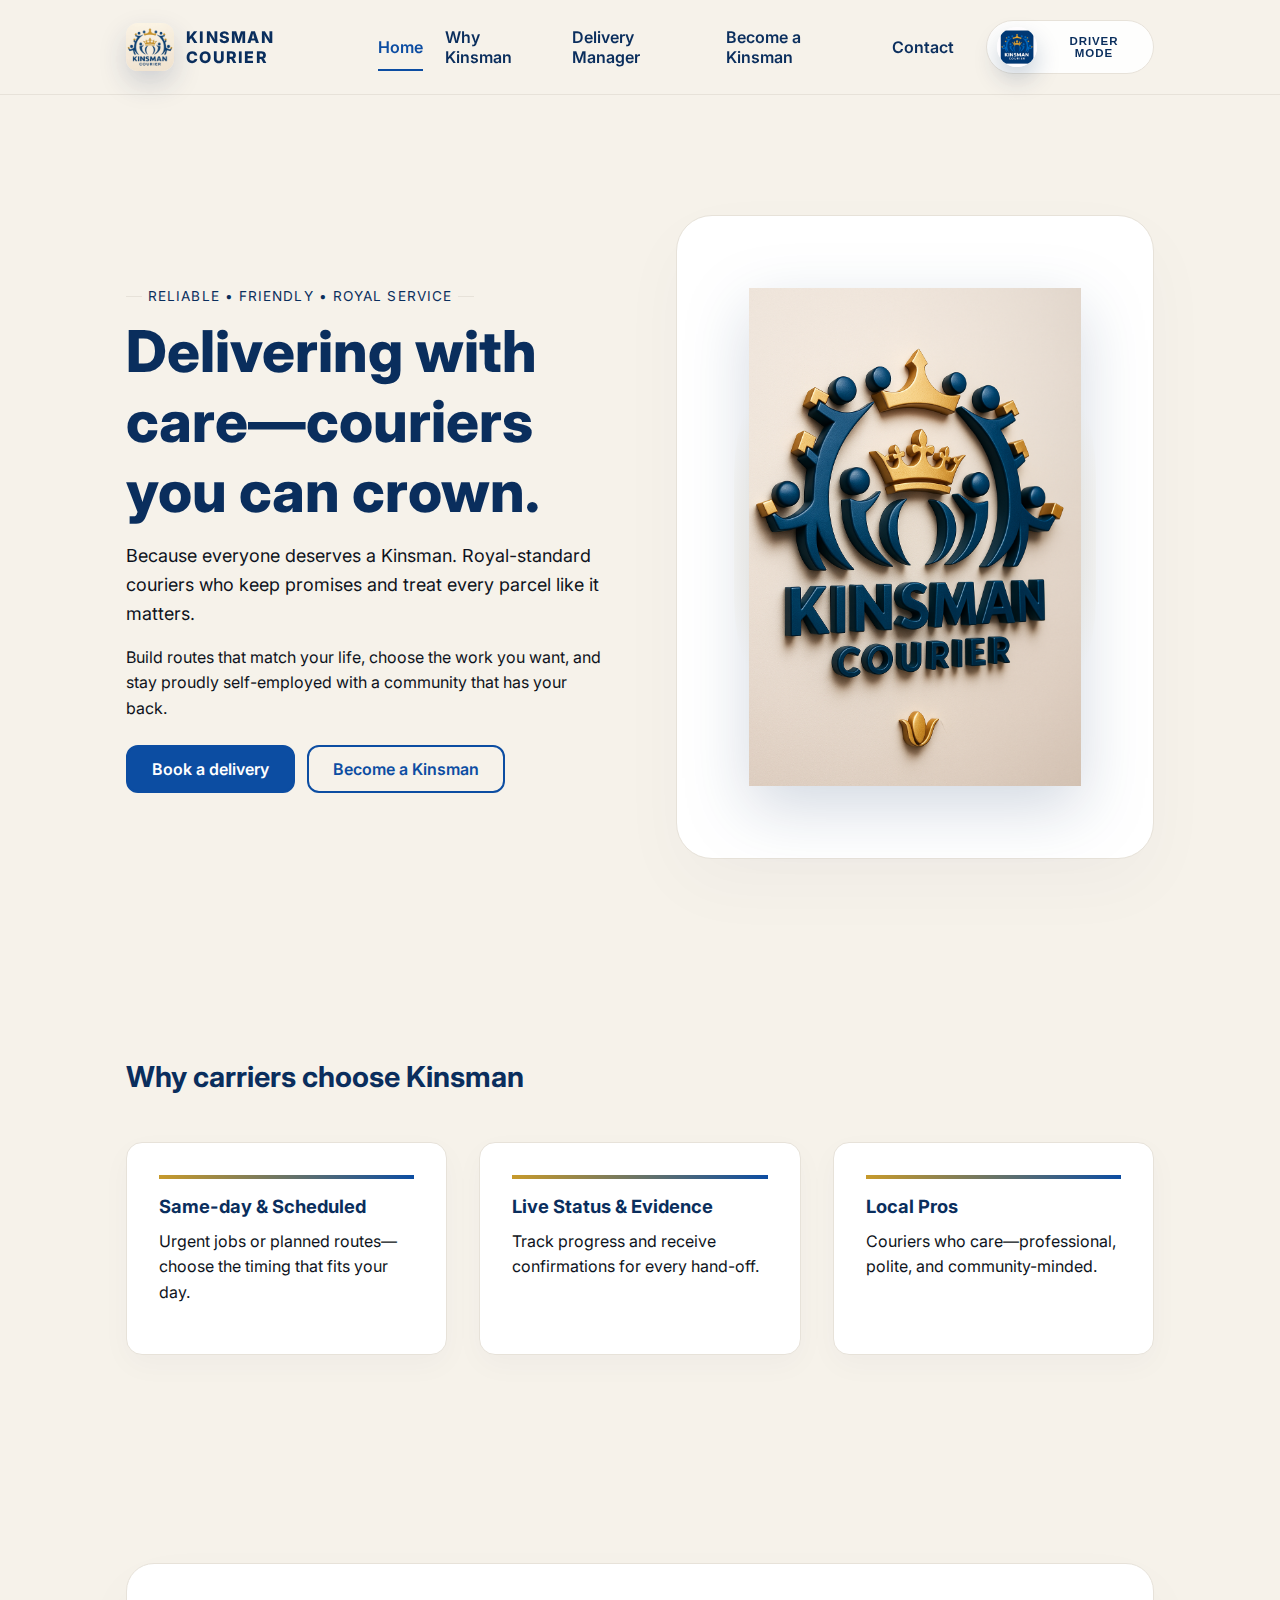
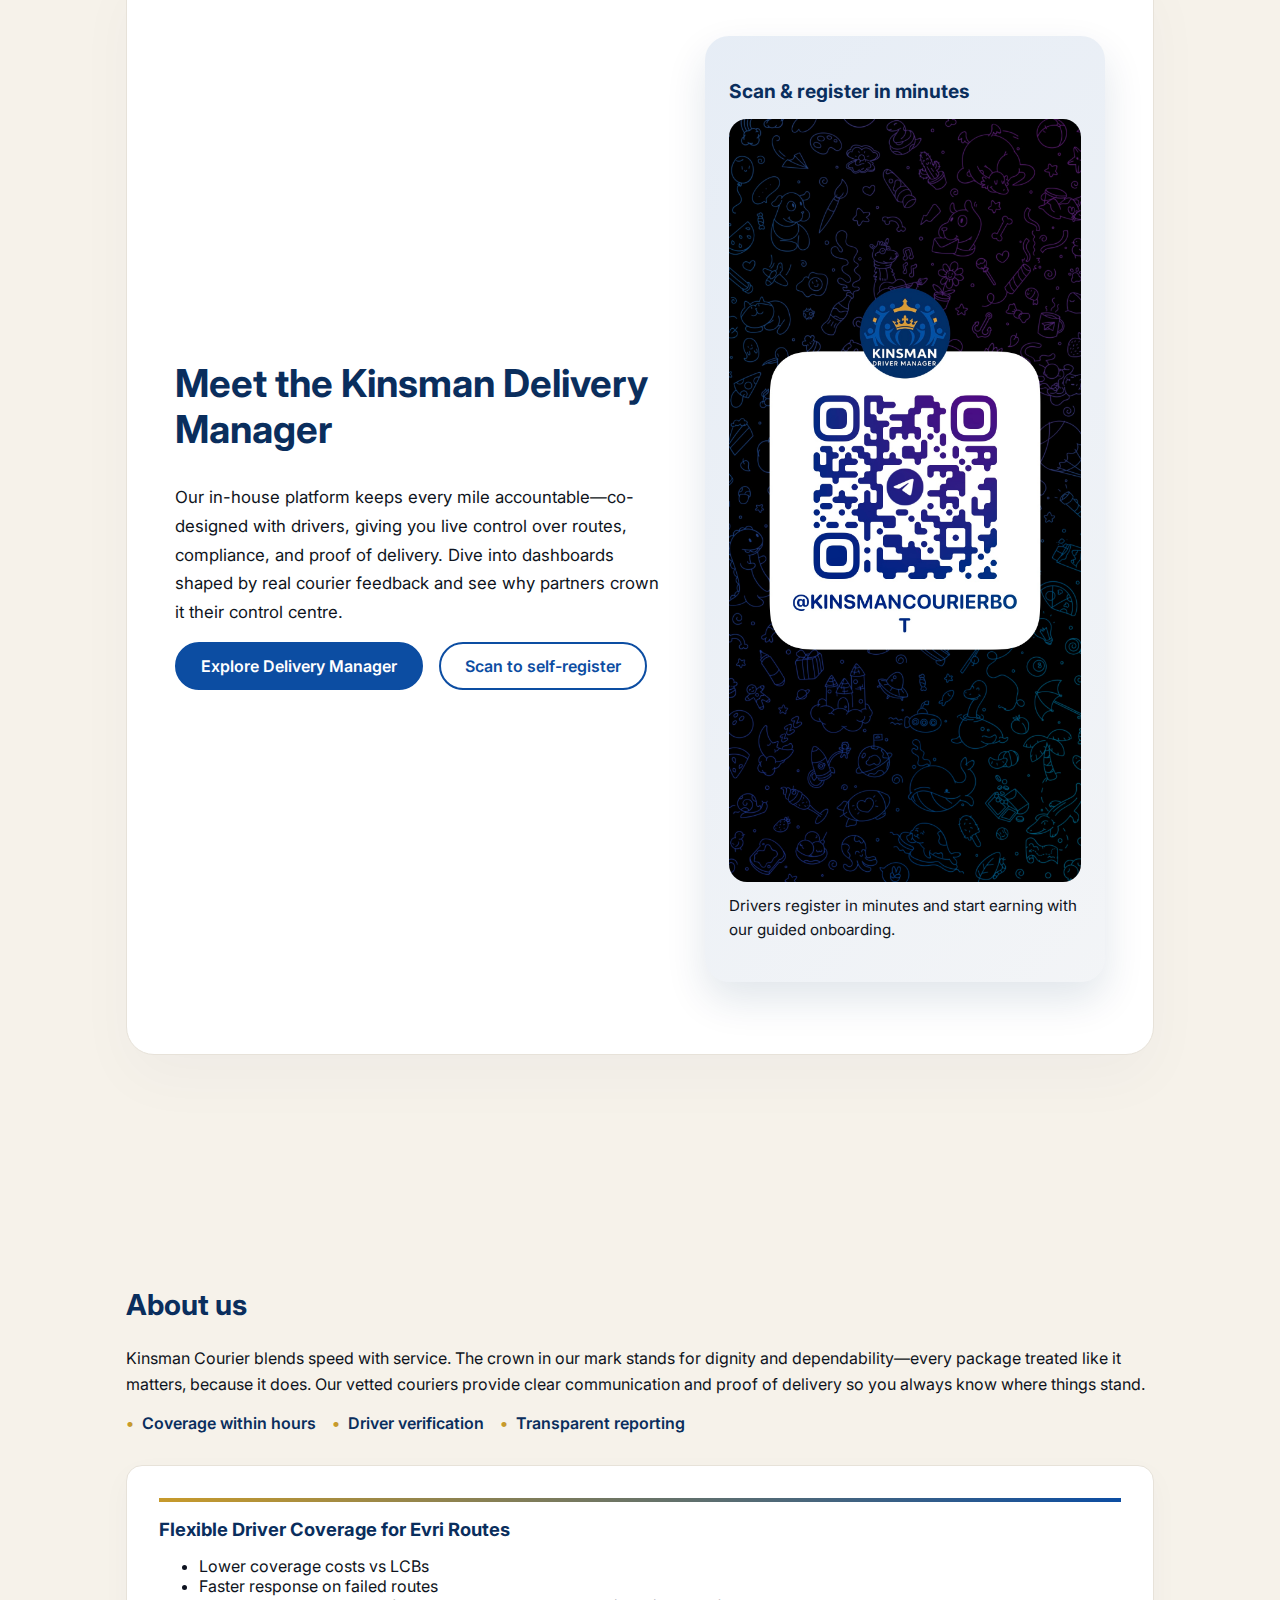
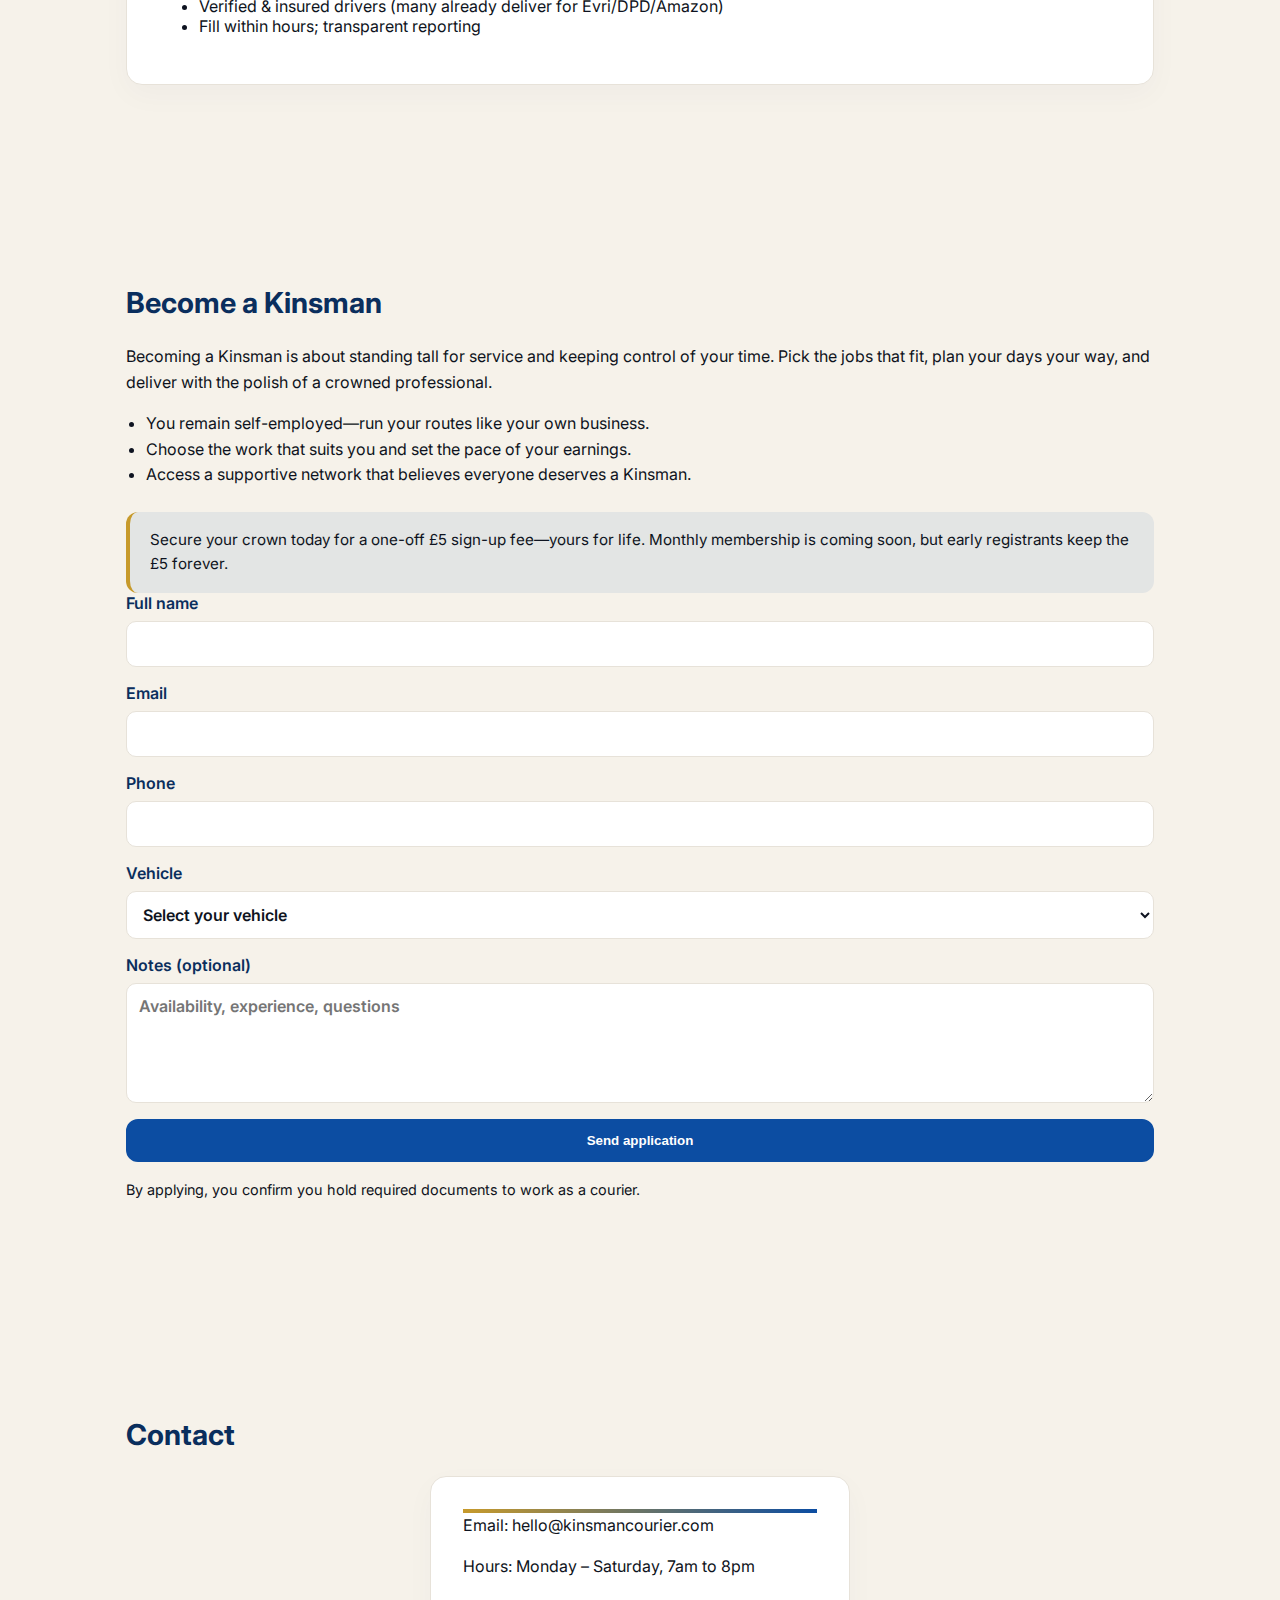
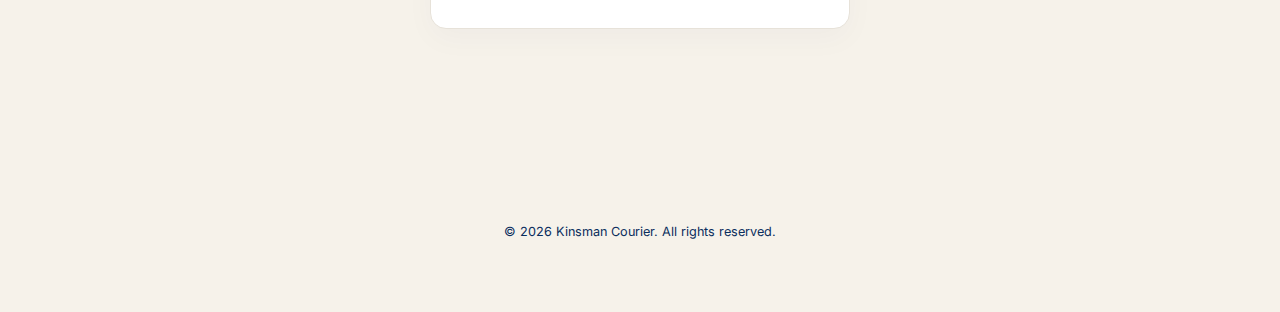
<file: index.html>
<!DOCTYPE html>
<html lang="en">
  <head>
    <meta charset="utf-8" />
    <meta name="viewport" content="width=device-width, initial-scale=1" />
    <title>Kinsman Courier | Delivering with care—couriers you can crown.</title>
    <meta
      name="description"
      content="Kinsman Courier provides fast, fair courier coverage with vetted local drivers, live status updates, and transparent reporting."
    />
    <link rel="canonical" href="https://kinsmancourier.com/" />
    <link rel="icon" type="image/jpeg" href="assets/IMG_4197.jpeg" />
    <meta property="og:title" content="Kinsman Courier" />
    <meta
      property="og:description"
      content="Fair work, fast coverage, and transparent courier services powered by local professionals."
    />
    <meta property="og:type" content="website" />
    <meta property="og:image" content="assets/IMG_4197.jpeg" />
    <meta property="og:url" content="https://kinsmancourier.com/" />
    <script type="application/ld+json">
      {
        "@context": "https://schema.org",
        "@type": "Organization",
        "name": "Kinsman Courier",
        "url": "https://kinsmancourier.com/",
        "logo": "https://kinsmancourier.com/assets/IMG_4197.jpeg",
        "contactPoint": {
          "@type": "ContactPoint",
          "contactType": "customer service",
          "email": "hello@kinsmancourier.com",
          "telephone": "+44 1234 567 890"
        }
      }
    </script>
    <link rel="preconnect" href="https://fonts.googleapis.com" />
    <link rel="preconnect" href="https://fonts.gstatic.com" crossorigin />
    <link
      href="https://fonts.googleapis.com/css2?family=Inter:wght@400;600;800&display=swap"
      rel="stylesheet"
    />
    <style>
      /* Brand colour tokens */
      :root {
        --blue: #0c4da2;
        --navy: #0a2e5d;
        --gold: #c79a2b;
        --cream: #f6f2ea;
        --ink: #0e1320;
        --line: #e7e2d9;
        --shadow: rgba(10, 46, 93, 0.03);
        --surface: #ffffff;
        --surface-alt: rgba(255, 255, 255, 0.9);
        --page-bg: var(--cream);
        --header-bg: rgba(246, 242, 234, 0.9);
        --badge-line: var(--line);
      }

      *,
      *::before,
      *::after {
        box-sizing: border-box;
      }

      html {
        font-family: 'Inter', system-ui, -apple-system, BlinkMacSystemFont, 'Segoe UI',
          sans-serif;
        background: var(--page-bg);
        color: var(--ink);
        scroll-behavior: smooth;
      }

      body {
        margin: 0;
        background: var(--page-bg);
        color: var(--ink);
        transition: background 0.4s ease, color 0.4s ease;
      }

      a {
        color: inherit;
        text-decoration: none;
      }

      img {
        max-width: 100%;
        display: block;
      }

      .driver-only,
      .depot-only {
        transition: opacity 0.3s ease;
      }

      body.driver-mode .depot-only,
      body.depot-mode .driver-only {
        display: none !important;
      }

      /* Sticky global navigation */
      header {
        position: sticky;
        top: 0;
        z-index: 100;
        background: var(--header-bg);
        backdrop-filter: blur(8px);
        border-bottom: 1px solid var(--line);
        transition: background 0.4s ease, border-color 0.4s ease;
      }

      body.menu-open {
        overflow: hidden;
      }

      .top-bar {
        max-width: 1100px;
        margin: 0 auto;
        padding: clamp(12px, 2.5vw, 20px) clamp(20px, 5vw, 36px);
        display: flex;
        align-items: center;
        gap: 20px;
      }

      .brand {
        display: inline-flex;
        align-items: center;
        gap: 12px;
        font-weight: 800;
        letter-spacing: 0.08em;
        color: var(--navy);
      }

      .brand img {
        width: 48px;
        height: auto;
        border-radius: 12px;
        box-shadow: 0 12px 28px rgba(10, 46, 93, 0.18);
      }

      .primary-nav {
        display: flex;
        align-items: center;
        margin-left: auto;
        gap: clamp(16px, 2vw, 24px);
        justify-content: flex-end;
      }

      .nav-links {
        display: flex;
        align-items: center;
        gap: clamp(16px, 1.8vw, 22px);
        font-weight: 600;
      }

      .nav-links a {
        position: relative;
        color: var(--navy);
        padding: 6px 0;
        transition: color 0.3s ease;
      }

      .nav-links a::after {
        content: '';
        position: absolute;
        left: 0;
        bottom: -8px;
        width: 100%;
        height: 2px;
        background: var(--blue);
        transform: scaleX(0);
        transform-origin: left;
        transition: transform 0.25s ease;
      }

      .nav-links a:hover,
      .nav-links a:focus-visible,
      .nav-links a[data-active='true'] {
        color: var(--blue);
      }

      .nav-links a:hover::after,
      .nav-links a:focus-visible::after,
      .nav-links a[data-active='true']::after {
        transform: scaleX(1);
      }

      .menu-toggle,
      .mode-toggle {
        display: inline-flex;
        align-items: center;
        gap: 12px;
        border: 1px solid var(--line);
        background: var(--surface-alt);
        border-radius: 999px;
        padding: 6px 14px 6px 10px;
        cursor: pointer;
        transition: transform 0.3s ease, border-color 0.3s ease, box-shadow 0.3s ease;
        font-weight: 600;
        letter-spacing: 0.08em;
        text-transform: uppercase;
        font-size: 0.72rem;
        color: var(--navy);
      }

      .menu-toggle {
        display: none;
        padding: 8px 16px;
      }

      .mode-toggle {
        margin-left: 12px;
      }

      .menu-icon {
        display: inline-flex;
        flex-direction: column;
        gap: 4px;
      }

      .menu-icon span {
        width: 18px;
        height: 2px;
        border-radius: 999px;
        background: currentColor;
        transition: transform 0.3s ease, opacity 0.3s ease;
      }

      .mode-toggle:hover,
      .mode-toggle:focus-visible {
        transform: translateY(-1px);
        border-color: var(--blue);
        box-shadow: 0 12px 24px var(--shadow);
      }

      .mode-toggle:focus-visible {
        outline: 3px solid var(--gold);
        outline-offset: 3px;
      }

      .mode-toggle img {
        width: 40px;
        height: 40px;
        border-radius: 50%;
        object-fit: cover;
        box-shadow: 0 12px 24px rgba(10, 46, 93, 0.22);
        transition: transform 0.3s ease;
      }

      .mode-toggle:hover img,
      .mode-toggle:focus-visible img {
        transform: scale(1.04);
      }

      .mode-toggle span {
        pointer-events: none;
      }

      .nav-backdrop {
        position: fixed;
        inset: 0;
        background: rgba(14, 19, 32, 0.45);
        opacity: 0;
        pointer-events: none;
        transition: opacity 0.3s ease;
      }

      body.menu-open .nav-backdrop {
        opacity: 1;
        pointer-events: auto;
      }

      body.menu-open .menu-icon span:nth-child(1) {
        transform: translateY(6px) rotate(45deg);
      }

      body.menu-open .menu-icon span:nth-child(2) {
        opacity: 0;
      }

      body.menu-open .menu-icon span:nth-child(3) {
        transform: translateY(-6px) rotate(-45deg);
      }

      body.depot-mode {
        --blue: #55aef9;
        --navy: #d6e8ff;
        --gold: #8bc9ff;
        --cream: #061128;
        --ink: #e6f1ff;
        --line: rgba(206, 226, 255, 0.25);
        --shadow: rgba(3, 17, 38, 0.48);
        --surface: rgba(8, 24, 51, 0.92);
        --surface-alt: rgba(8, 26, 55, 0.82);
        --page-bg: #061128;
        --header-bg: rgba(6, 20, 45, 0.92);
        --badge-line: rgba(96, 168, 255, 0.45);
      }

      body.depot-mode header {
        border-bottom-color: rgba(206, 226, 255, 0.25);
      }

      body.depot-mode .brand img,
      body.depot-mode .mode-toggle img {
        box-shadow: 0 12px 24px rgba(0, 0, 0, 0.35);
      }

      body.depot-mode .primary-nav a:hover,
      body.depot-mode .primary-nav a:focus-visible {
        color: var(--ink);
      }

      body.depot-mode .mode-toggle {
        border-color: rgba(206, 226, 255, 0.35);
        color: var(--ink);
        box-shadow: none;
      }

      body.depot-mode .mode-toggle:hover,
      body.depot-mode .mode-toggle:focus-visible {
        border-color: rgba(206, 226, 255, 0.65);
        box-shadow: 0 12px 30px rgba(0, 0, 0, 0.35);
      }

      @media (max-width: 900px) {
        .top-bar {
          gap: 12px;
        }

        .primary-nav {
          position: fixed;
          inset: 88px 16px auto;
          margin: 0;
          padding: 24px;
          flex-direction: column;
          align-items: flex-start;
          justify-content: flex-start;
          background: var(--surface);
          border-radius: 24px;
          border: 1px solid var(--line);
          box-shadow: 0 24px 60px rgba(10, 46, 93, 0.18);
          opacity: 0;
          transform: translateY(-16px);
          pointer-events: none;
          transition: opacity 0.3s ease, transform 0.3s ease;
          max-height: calc(100vh - 120px);
          overflow-y: auto;
          z-index: 110;
        }

        body.depot-mode .primary-nav {
          border-color: rgba(206, 226, 255, 0.25);
          box-shadow: 0 24px 70px rgba(0, 0, 0, 0.4);
        }

        body.menu-open .primary-nav {
          opacity: 1;
          transform: translateY(0);
          pointer-events: auto;
        }

        .nav-links {
          flex-direction: column;
          align-items: stretch;
          gap: 0;
          width: 100%;
        }

        .nav-links a {
          padding: 12px 0;
          font-size: 1.05rem;
          border-bottom: 1px solid var(--line);
        }

        .nav-links a:last-child {
          border-bottom: none;
        }

        .nav-links a::after {
          display: none;
        }

        .nav-links a[data-active='true'] {
          color: var(--blue);
          font-weight: 700;
        }

        .menu-toggle {
          display: inline-flex;
          margin-left: auto;
          order: 2;
        }

        .mode-toggle {
          margin-left: 0;
          order: 3;
        }

        .primary-nav {
          order: 4;
        }
      }

      main {
        max-width: 1100px;
        margin: 0 auto;
        padding: clamp(32px, 6vw, 56px) clamp(20px, 5vw, 36px);
      }

      section {
        padding-block: clamp(48px, 8vw, 88px);
      }

      section:first-of-type {
        padding-top: clamp(32px, 6vw, 64px);
      }

      /* Hero layout: two-column grid collapsing on mobile */
      .hero {
        display: grid;
        grid-template-columns: repeat(2, minmax(0, 1fr));
        gap: clamp(32px, 6vw, 72px);
        align-items: center;
      }

      .hero > :last-child {
        justify-self: center;
      }

      .hero p {
        max-width: 560px;
      }

      body.depot-mode .hero {
        background: linear-gradient(135deg, rgba(6, 20, 45, 0.92), rgba(3, 12, 30, 0.92));
        border-radius: 32px;
        padding: clamp(36px, 6vw, 56px);
      }

      body.depot-mode .hero .badge {
        color: var(--ink);
      }

      .badge {
        font-size: 0.85rem;
        letter-spacing: 0.08em;
        text-transform: uppercase;
        color: var(--navy);
        display: inline-flex;
        align-items: center;
        gap: 6px;
      }

      .badge::before,
      .badge::after {
        content: '';
        width: 16px;
        height: 1px;
        background: var(--badge-line);
      }

      h1 {
        font-size: clamp(2.4rem, 3.2vw + 1.6rem, 3.6rem);
        margin: 12px 0 16px;
        color: var(--navy);
        font-weight: 800;
      }

      p {
        line-height: 1.6;
        margin: 0 0 16px;
      }

      .lead {
        font-size: 1.125rem;
        color: var(--ink);
      }

      .cta-group {
        display: flex;
        gap: 12px;
        flex-wrap: wrap;
        margin-top: 24px;
      }

      /* Button styles */
      .btn {
        padding: 12px 24px;
        border-radius: 12px;
        font-weight: 600;
        transition: transform 0.15s ease;
        display: inline-flex;
        align-items: center;
        justify-content: center;
      }

      .btn-primary {
        background: var(--blue);
        color: #fff;
        border: 2px solid var(--blue);
      }

      .btn-ghost {
        background: transparent;
        color: var(--blue);
        border: 2px solid var(--blue);
      }

      .btn:focus-visible {
        outline: 3px solid var(--gold);
        outline-offset: 2px;
      }

      .btn:hover {
        transform: translateY(-1px);
      }

      .hero-card {
        position: relative;
        background: var(--surface);
        border: 1px solid var(--line);
        border-radius: 36px;
        box-shadow: 0 26px 70px var(--shadow);
        padding: clamp(36px, 6vw, 72px);
        display: flex;
        justify-content: center;
        align-items: center;
        isolation: isolate;
      }

      .hero-card::before {
        content: '';
        position: absolute;
        inset: 12%;
        border-radius: 999px;
        background: radial-gradient(circle, rgba(199, 154, 43, 0.25), transparent 70%);
        z-index: -1;
      }

      .hero-card img {
        width: clamp(220px, 32vw, 420px);
        height: auto;
        filter: drop-shadow(0 22px 32px rgba(10, 46, 93, 0.18));
      }

      body.depot-mode .hero-card::before {
        background: radial-gradient(circle, rgba(85, 174, 249, 0.4), transparent 70%);
      }

      body.depot-mode .hero-card img {
        filter: drop-shadow(0 22px 32px rgba(0, 0, 0, 0.4));
      }

      .ribbon {
        height: 4px;
        background: linear-gradient(90deg, var(--gold), var(--blue));
      }

      .app-section {
        background: var(--surface);
        border-radius: 28px;
        padding: clamp(48px, 8vw, 72px) clamp(24px, 8vw, 48px);
        margin: clamp(64px, 10vw, 120px) 0;
        border: 1px solid var(--line);
        box-shadow: 0 24px 60px var(--shadow);
      }

      .app-grid {
        max-width: 1100px;
        margin: 0 auto;
        display: grid;
        gap: clamp(24px, 6vw, 40px);
        grid-template-columns: repeat(auto-fit, minmax(260px, 1fr));
        align-items: center;
      }

      @media (min-width: 901px) {
        .app-grid {
          grid-template-columns: minmax(0, 1.1fr) minmax(0, 0.9fr);
        }

        .app-logo {
          display: none;
        }

        .app-qr {
          justify-self: end;
        }
      }

      .app-logo img {
        display: block;
        width: clamp(80px, 12vw, 108px);
        filter: drop-shadow(0 12px 18px rgba(10, 46, 93, 0.25));
      }

      body.depot-mode .app-logo img {
        filter: drop-shadow(0 18px 28px rgba(0, 0, 0, 0.4));
      }

      .app-actions {
        display: flex;
        gap: 16px;
        flex-wrap: wrap;
        margin-top: 16px;
      }

      .app-qr {
        background: linear-gradient(135deg, rgba(12, 77, 162, 0.1), rgba(10, 46, 93, 0.05));
        border-radius: 24px;
        padding: 24px;
        box-shadow: 0 18px 40px rgba(10, 46, 93, 0.12);
      }

      .app-qr img {
        border-radius: 18px;
      }

      body.depot-mode .app-section {
        box-shadow: 0 24px 70px rgba(0, 0, 0, 0.35);
      }

      body.depot-mode .app-qr {
        background: linear-gradient(135deg, rgba(85, 174, 249, 0.2), rgba(6, 20, 45, 0.6));
        box-shadow: 0 18px 40px rgba(0, 0, 0, 0.35);
      }

      /* Benefit cards grid */
      .benefits {
        display: grid;
        gap: clamp(20px, 4vw, 32px);
        grid-template-columns: repeat(auto-fit, minmax(220px, 1fr));
        margin-top: clamp(32px, 5vw, 48px);
      }

      .card {
        background: var(--surface);
        border: 1px solid var(--line);
        border-radius: 16px;
        padding: clamp(20px, 4vw, 32px);
        box-shadow: 0 10px 30px var(--shadow);
      }

      body.depot-mode .card {
        border-color: rgba(206, 226, 255, 0.2);
        box-shadow: 0 18px 42px rgba(0, 0, 0, 0.35);
      }

      .card h3 {
        margin-top: 16px;
        margin-bottom: 12px;
        color: var(--navy);
        font-weight: 700;
        font-size: 1.15rem;
      }

      .about-list {
        display: flex;
        gap: 16px;
        flex-wrap: wrap;
        padding: 0;
        margin: 0;
        list-style: none;
        font-weight: 600;
        color: var(--navy);
      }

      .about-list li::before {
        content: '•';
        margin-right: 8px;
        color: var(--gold);
      }

      .callout {
        margin-top: 32px;
      }

      .callout h3 {
        margin: 16px 0 12px;
      }

      form {
        display: grid;
        gap: 16px;
      }

      .perks-list {
        padding-left: 20px;
        margin: 0 0 20px;
        line-height: 1.6;
      }

      .fee-note {
        font-size: 0.95rem;
        background: rgba(12, 77, 162, 0.08);
        border-left: 4px solid var(--gold);
        padding: 16px 20px;
        border-radius: 12px;
        margin: 24px 0 0;
      }

      body.depot-mode .fee-note {
        background: rgba(85, 174, 249, 0.18);
        border-left-color: rgba(139, 201, 255, 0.85);
      }

      label {
        display: flex;
        flex-direction: column;
        gap: 8px;
        font-weight: 600;
        color: var(--navy);
      }

      input,
      select,
      textarea {
        padding: 12px;
        border-radius: 10px;
        border: 1px solid var(--line);
        font: inherit;
        color: var(--ink);
        background: var(--surface);
      }

      textarea {
        min-height: 120px;
      }

      input:focus-visible,
      select:focus-visible,
      textarea:focus-visible {
        outline: 3px solid var(--gold);
        outline-offset: 1px;
      }

      .contact-card {
        max-width: 420px;
        margin: 0 auto;
      }

      footer {
        padding: clamp(32px, 6vw, 48px) clamp(20px, 5vw, 32px) clamp(48px, 8vw, 72px);
        text-align: center;
        color: var(--navy);
        font-size: 0.95rem;
      }

      body.depot-mode footer {
        background: rgba(4, 15, 32, 0.92);
        color: var(--ink);
      }

      @media print {
        header,
        .cta-group,
        .btn,
        footer {
          display: none !important;
        }

        main {
          padding: 0;
        }
      }
      
      @media (max-width: 720px) {
        .hero {
          grid-template-columns: 1fr;
          text-align: center;
        }

        .hero-card {
          max-width: min(420px, 90%);
          margin: 0 auto;
        }

        .cta-group {
          justify-content: center;
        }

        .benefits {
          grid-template-columns: 1fr;
        }

        .app-grid {
          grid-template-columns: 1fr;
        }

        .app-actions {
          justify-content: center;
        }
      }

    </style>
  </head>
  <body class="driver-mode">
    <header>
      <div class="top-bar">
        <a class="brand" href="delivery-manager.html">
          <img
            id="brand-logo"
            src="assets/IMG_4197.jpeg"
            alt="Kinsman Courier driver logo"
          />
          <span>KINSMAN COURIER</span>
        </a>
        <button
          class="menu-toggle"
          type="button"
          aria-label="Open navigation menu"
          aria-expanded="false"
          aria-controls="primary-navigation"
        >
          <span class="menu-icon" aria-hidden="true">
            <span></span>
            <span></span>
            <span></span>
          </span>
          <span class="menu-label">Menu</span>
        </button>
        <nav id="primary-navigation" class="primary-nav" aria-label="Primary">
          <div class="nav-links driver-only">
            <a href="#home">Home</a>
            <a href="#benefits">Why Kinsman</a>
            <a href="#delivery-manager">Delivery Manager</a>
            <a href="#become">Become a Kinsman</a>
            <a href="#contact">Contact</a>
          </div>
          <div class="nav-links depot-only">
            <a href="#home">Depot cover</a>
            <a href="#benefits">Coverage options</a>
            <a href="#delivery-manager">Courier app</a>
            <a href="#become">Book coverage</a>
            <a href="#contact">Contact</a>
          </div>
        </nav>
        <button class="mode-toggle" type="button" aria-label="Switch to depot view">
          <img
            id="mode-toggle-img"
            src="assets/69570E3B-FB1D-43E2-978B-21ECCD7E5C8F.png"
            alt="Switch to depot mode"
          />
          <span id="mode-toggle-text">Driver mode</span>
        </button>
      </div>
      <div class="nav-backdrop" hidden></div>
    </header>
    <main>
      <section id="home" class="hero" aria-labelledby="home-title">
        <div>
          <span class="badge driver-only">Reliable • Friendly • Royal Service</span>
          <span class="badge depot-only">Emergency coverage • Depot relief</span>
          <h1 id="home-title">
            <span class="driver-only">Delivering with care—couriers you can crown.</span>
            <span class="depot-only">Emergency depot cover without the scramble.</span>
          </h1>
          <p class="lead driver-only">
            Because everyone deserves a Kinsman. Royal-standard couriers who keep promises and
            treat every parcel like it matters.
          </p>
          <p class="lead depot-only">
            Call in Kinsman when rounds fail or sickness strikes. Our relief crews restore your
            depot schedule before customer calls start piling up.
          </p>
          <p class="driver-only">
            Build routes that match your life, choose the work you want, and stay proudly
            self-employed with a community that has your back.
          </p>
          <p class="depot-only">
            Every responder is connected through the Kinsman Courier App, giving controllers live
            status updates, POD capture, and invoicing without new software to learn.
          </p>
          <div class="cta-group driver-only">
            <a class="btn btn-primary" href="#contact">Book a delivery</a>
            <a class="btn btn-ghost" href="#become">Become a Kinsman</a>
          </div>
          <div class="cta-group depot-only">
            <a class="btn btn-primary" href="#contact">Request emergency cover</a>
            <a class="btn btn-ghost" href="#delivery-manager">See how we coordinate</a>
          </div>
        </div>
        <div class="hero-card" aria-hidden="true">
          <img class="driver-only" src="assets/IMG_1100.png" alt="" />
          <img
            class="depot-only"
            src="assets/69570E3B-FB1D-43E2-978B-21ECCD7E5C8F.png"
            alt=""
          />
        </div>
      </section>

      <section id="benefits" aria-labelledby="benefits-title">
        <h2 id="benefits-title" style="color: var(--navy); font-weight: 700; font-size: 1.8rem;">
          <span class="driver-only">Why carriers choose Kinsman</span>
          <span class="depot-only">Why depots rely on Kinsman</span>
        </h2>
        <div class="benefits driver-only">
          <article class="card">
            <div class="ribbon" aria-hidden="true"></div>
            <h3>Same-day &amp; Scheduled</h3>
            <p>Urgent jobs or planned routes—choose the timing that fits your day.</p>
          </article>
          <article class="card">
            <div class="ribbon" aria-hidden="true"></div>
            <h3>Live Status &amp; Evidence</h3>
            <p>Track progress and receive confirmations for every hand-off.</p>
          </article>
          <article class="card">
            <div class="ribbon" aria-hidden="true"></div>
            <h3>Local Pros</h3>
            <p>Couriers who care—professional, polite, and community-minded.</p>
          </article>
        </div>
        <div class="benefits depot-only">
          <article class="card">
            <div class="ribbon" aria-hidden="true"></div>
            <h3>Rapid relief coverage</h3>
            <p>Call us for sickness spikes, weather fallout, or failed rounds—we deploy trained crews within hours.</p>
          </article>
          <article class="card">
            <div class="ribbon" aria-hidden="true"></div>
            <h3>Briefed &amp; verified drivers</h3>
            <p>Every responder arrives with route briefs, ID, and insurance tracked inside the Kinsman Courier App.</p>
          </article>
          <article class="card">
            <div class="ribbon" aria-hidden="true"></div>
            <h3>Live control &amp; reporting</h3>
            <p>Watch progress, POD uploads, and invoicing in real time so your depot team stays ahead of the phones.</p>
          </article>
        </div>
      </section>

      <section
        id="delivery-manager"
        aria-labelledby="delivery-manager-title"
        class="app-section"
      >
        <div class="app-grid">
          <div class="app-logo" aria-hidden="true">
            <img class="driver-only" src="assets/IMG_4197.jpeg" alt="" />
            <img
              class="depot-only"
              src="assets/69570E3B-FB1D-43E2-978B-21ECCD7E5C8F.png"
              alt=""
            />
          </div>
          <div>
            <h2
              id="delivery-manager-title"
              style="color: var(--navy); font-weight: 700; font-size: clamp(2rem, 3vw, 2.4rem);"
            >
              <span class="driver-only">Meet the Kinsman Delivery Manager</span>
              <span class="depot-only">Coordinate every recovery with the Kinsman Courier App</span>
            </h2>
            <div class="driver-only">
              <p style="line-height: 1.7; font-size: 1.05rem;">
                Our in-house platform keeps every mile accountable—co-designed with drivers, giving you
                live control over routes, compliance, and proof of delivery. Dive into dashboards shaped by
                real courier feedback and see why partners crown it their control centre.
              </p>
              <div class="app-actions">
                <a class="btn btn-primary" href="delivery-manager.html" style="border-radius: 999px;">
                  Explore Delivery Manager
                </a>
                <a class="btn btn-ghost" href="delivery-manager.html#hero" style="border-radius: 999px;">
                  Scan to self-register
                </a>
              </div>
            </div>
            <div class="depot-only">
              <p style="line-height: 1.7; font-size: 1.05rem;">
                Smart delivery coordination that runs inside Telegram. Brief relief crews, capture POD, and
                sync every update back to your Google Sheets without installing new depot software.
              </p>
              <ul class="perks-list" style="margin-top: 12px;">
                <li>Push emergency rounds to available drivers in seconds.</li>
                <li>Track start, pause, and finish times with live photo proof.</li>
                <li>Share real-time data with controllers and head office automatically.</li>
              </ul>
              <div class="app-actions">
                <a class="btn btn-primary" href="#contact" style="border-radius: 999px;">
                  Talk to a coverage lead
                </a>
                <a class="btn btn-ghost" href="delivery-manager.html" style="border-radius: 999px;">
                  See product overview
                </a>
              </div>
            </div>
          </div>
          <div class="app-qr" aria-labelledby="qr-title">
            <h3 id="qr-title" style="font-size: 1.2rem; margin-bottom: 16px; color: var(--navy);">
              <span class="driver-only">Scan &amp; register in minutes</span>
              <span class="depot-only">Instant access for relief drivers</span>
            </h3>
            <img src="assets/IMG_1092.jpeg" alt="QR code linking to the Kinsman Courier App" />
            <p class="driver-only" style="margin-top: 12px; font-size: 0.95rem;">
              Drivers register in minutes and start earning with our guided onboarding.
            </p>
            <p class="depot-only" style="margin-top: 12px; font-size: 0.95rem;">
              Share the link straight to standby drivers so they can onboard and claim relief rounds on
              the go.
            </p>
          </div>
        </div>
      </section>

      <section id="about" aria-labelledby="about-title">
        <h2 id="about-title" style="color: var(--navy); font-weight: 700; font-size: 1.8rem;">
          <span class="driver-only">About us</span>
          <span class="depot-only">Your emergency coverage partner</span>
        </h2>
        <p class="driver-only">
          Kinsman Courier blends speed with service. The crown in our mark stands for dignity and
          dependability—every package treated like it matters, because it does. Our vetted couriers
          provide clear communication and proof of delivery so you always know where things stand.
        </p>
        <p class="depot-only">
          We’re the depot relief team built from frontline experience. Kinsman Courier keeps a roster of
          multi-drop specialists who understand parcel networks, scan compliance, and the pressure of
          recovery days.
        </p>
        <ul class="about-list driver-only" aria-label="Key service pillars">
          <li>Coverage within hours</li>
          <li>Driver verification</li>
          <li>Transparent reporting</li>
        </ul>
        <ul class="about-list depot-only" aria-label="Depot support pillars">
          <li>On-call response from 6am–10pm</li>
          <li>Telegram-based dispatch</li>
          <li>Photo-led POD &amp; invoicing</li>
        </ul>
        <article class="card callout driver-only" aria-labelledby="evri-title">
          <div class="ribbon" aria-hidden="true"></div>
          <h3 id="evri-title">Flexible Driver Coverage for Evri Routes</h3>
          <ul>
            <li>Lower coverage costs vs LCBs</li>
            <li>Faster response on failed routes</li>
            <li>Verified &amp; insured drivers (many already deliver for Evri/DPD/Amazon)</li>
            <li>Fill within hours; transparent reporting</li>
          </ul>
        </article>
        <article class="card callout depot-only" aria-labelledby="depot-title">
          <div class="ribbon" aria-hidden="true"></div>
          <h3 id="depot-title">Emergency Depot Recovery with Real Proof</h3>
          <ul>
            <li>Rapid stand-in teams for Evri, Amazon, DPD and final-mile peaks.</li>
            <li>Drivers clock on/off, upload photo POD and incident notes inside Telegram.</li>
            <li>Coverage reports and invoices pushed straight to your inbox.</li>
            <li>Single point of contact before, during and after the relief shift.</li>
          </ul>
        </article>
      </section>

      <section id="become" aria-labelledby="become-title">
        <h2 id="become-title" style="color: var(--navy); font-weight: 700; font-size: 1.8rem;">
          <span class="driver-only">Become a Kinsman</span>
          <span class="depot-only">Book emergency coverage</span>
        </h2>
        <p class="driver-only">
          Becoming a Kinsman is about standing tall for service and keeping control of your time.
          Pick the jobs that fit, plan your days your way, and deliver with the polish of a crowned
          professional.
        </p>
        <p class="depot-only">
          Need tonight’s rounds covered? Share your depot details and the window you need help. Our
          coordinator will confirm availability and rates within minutes.
        </p>
        <ul class="perks-list driver-only">
          <li>You remain self-employed—run your routes like your own business.</li>
          <li>Choose the work that suits you and set the pace of your earnings.</li>
          <li>Access a supportive network that believes everyone deserves a Kinsman.</li>
        </ul>
        <ul class="perks-list depot-only">
          <li>Emergency replacements for full rounds or targeted drops.</li>
          <li>Named, ID-verified drivers with multi-network experience.</li>
          <li>Live updates, POD uploads, and invoicing straight from the app.</li>
        </ul>
        <p class="fee-note driver-only">
          Secure your crown today for a one-off £5 sign-up fee—yours for life. Monthly membership is
          coming soon, but early registrants keep the £5 forever.
        </p>
        <p class="fee-note depot-only">
          Coverage calls include a transparent rate card and recap by email. No retainers—only pay for the
          shifts you activate.
        </p>
        <form
          class="driver-only"
          action="mailto:hello@kinsmancourier.com"
          method="post"
          enctype="text/plain"
        >
          <!-- TODO: Replace mailto action with secure backend endpoint when available. -->
          <label for="name">Full name
            <input id="name" name="Full Name" type="text" autocomplete="name" required />
          </label>
          <label for="email">Email
            <input id="email" name="Email" type="email" autocomplete="email" required />
          </label>
          <label for="phone">Phone
            <input id="phone" name="Phone" type="tel" autocomplete="tel" required />
          </label>
          <label for="vehicle">Vehicle
            <select id="vehicle" name="Vehicle" required>
              <option value="" disabled selected>Select your vehicle</option>
              <option>Car</option>
              <option>Small Van</option>
              <option>Large Van</option>
              <option>Bike</option>
            </select>
          </label>
          <label for="notes">Notes (optional)
            <textarea id="notes" name="Notes" placeholder="Availability, experience, questions"></textarea>
          </label>
          <button class="btn btn-primary" type="submit">Send application</button>
          <p style="font-size: 0.9rem; color: var(--ink);">
            By applying, you confirm you hold required documents to work as a courier.
          </p>
        </form>
        <form
          class="depot-only"
          action="mailto:hello@kinsmancourier.com"
          method="post"
          enctype="text/plain"
        >
          <label for="depot-name">Depot or company name
            <input id="depot-name" name="Depot" type="text" required />
          </label>
          <label for="contact-name">Your name
            <input id="contact-name" name="Contact Name" type="text" autocomplete="name" required />
          </label>
          <label for="contact-email">Email
            <input id="contact-email" name="Email" type="email" autocomplete="email" required />
          </label>
          <label for="contact-phone">Phone
            <input id="contact-phone" name="Phone" type="tel" autocomplete="tel" required />
          </label>
          <label for="coverage-area">Depot postcode or area
            <input id="coverage-area" name="Coverage Area" type="text" required />
          </label>
          <label for="coverage-window">When do you need cover?
            <select id="coverage-window" name="Coverage Window" required>
              <option value="" disabled selected>Select an option</option>
              <option>Within 4 hours</option>
              <option>Today</option>
              <option>Tomorrow</option>
              <option>This week</option>
            </select>
          </label>
          <label for="coverage-notes">Round details or special requirements
            <textarea
              id="coverage-notes"
              name="Requirements"
              placeholder="Round size, service level, access notes"
              required
            ></textarea>
          </label>
          <button class="btn btn-primary" type="submit">Request coverage</button>
          <p style="font-size: 0.9rem; color: var(--ink);">
            We’ll reply with availability and pricing confirmation straight away.
          </p>
        </form>
      </section>

      <section id="contact" aria-labelledby="contact-title">
        <h2 id="contact-title" style="color: var(--navy); font-weight: 700; font-size: 1.8rem;">
          Contact
        </h2>
        <article class="card contact-card">
          <div class="ribbon" aria-hidden="true"></div>
          <p class="depot-only" style="margin-top: 0;">
            Urgent depot cover? Include your depot name and time window for a rapid call back.
          </p>
          <p>
            Email: <a href="mailto:hello@kinsmancourier.com">hello@kinsmancourier.com</a>
          </p>
          <p>Hours: Monday – Saturday, 7am to 8pm</p>
        </article>
      </section>
    </main>
    <footer>
      <small id="copyright"></small>
    </footer>
    <script>
      const year = new Date().getFullYear();
      const el = document.getElementById('copyright');
      if (el) {
        el.textContent = `© ${year} Kinsman Courier. All rights reserved.`;
      }
    </script>
    <script>
      (() => {
        const body = document.body;
        const toggleButton = document.querySelector('.mode-toggle');
        const toggleImg = document.getElementById('mode-toggle-img');
        const brandLogo = document.getElementById('brand-logo');
        const modeText = document.getElementById('mode-toggle-text');
        const menuToggle = document.querySelector('.menu-toggle');
        const nav = document.getElementById('primary-navigation');
        const navBackdrop = document.querySelector('.nav-backdrop');
        const desktopQuery =
          typeof window !== 'undefined' ? window.matchMedia('(min-width: 901px)') : null;

        const syncNavAria = () => {
          if (!nav) return;
          if (!desktopQuery) {
            nav.removeAttribute('aria-hidden');
            return;
          }
          if (desktopQuery.matches) {
            nav.removeAttribute('aria-hidden');
          } else {
            nav.setAttribute('aria-hidden', body.classList.contains('menu-open') ? 'false' : 'true');
          }
        };

        const closeMenu = () => {
          body.classList.remove('menu-open');
          if (menuToggle) {
            menuToggle.setAttribute('aria-expanded', 'false');
            menuToggle.setAttribute('aria-label', 'Open navigation menu');
          }
          if (navBackdrop) {
            navBackdrop.hidden = true;
          }
          syncNavAria();
        };

        const openMenu = () => {
          body.classList.add('menu-open');
          if (menuToggle) {
            menuToggle.setAttribute('aria-expanded', 'true');
            menuToggle.setAttribute('aria-label', 'Close navigation menu');
          }
          if (navBackdrop) {
            navBackdrop.hidden = false;
          }
          syncNavAria();
        };

        if (menuToggle && nav) {
          syncNavAria();
          menuToggle.addEventListener('click', () => {
            if (body.classList.contains('menu-open')) {
              closeMenu();
            } else {
              openMenu();
            }
          });

          if (navBackdrop) {
            navBackdrop.addEventListener('click', closeMenu);
          }

          const navLinks = Array.from(nav.querySelectorAll('a[href^="#"]'));
          navLinks.forEach((link) => {
            link.addEventListener('click', () => {
              if (desktopQuery && desktopQuery.matches) return;
              closeMenu();
            });
          });

          document.addEventListener('keydown', (event) => {
            if (event.key === 'Escape' && body.classList.contains('menu-open')) {
              closeMenu();
              menuToggle.focus();
            }
          });

          if (desktopQuery) {
            desktopQuery.addEventListener('change', (event) => {
              if (event.matches) {
                closeMenu();
              } else {
                syncNavAria();
              }
            });
          }
        } else {
          syncNavAria();
        }

        if (!toggleButton) {
          return;
        }

        const modes = {
          driver: {
            brandSrc: 'assets/IMG_4197.jpeg',
            brandAlt: 'Kinsman Courier driver logo',
            toggleSrc: 'assets/69570E3B-FB1D-43E2-978B-21ECCD7E5C8F.png',
            toggleAlt: 'Switch to depot mode',
            toggleLabel: 'Switch to depot view',
            text: 'Driver mode',
          },
          depot: {
            brandSrc: 'assets/69570E3B-FB1D-43E2-978B-21ECCD7E5C8F.png',
            brandAlt: 'Kinsman Courier depot logo',
            toggleSrc: 'assets/IMG_4197.jpeg',
            toggleAlt: 'Switch to driver mode',
            toggleLabel: 'Switch to driver view',
            text: 'Depot mode',
          },
        };

        let storedMode = null;
        if (typeof window !== 'undefined') {
          try {
            storedMode = window.localStorage.getItem('kinsman-mode');
          } catch (error) {
            storedMode = null;
          }
        }
        let currentMode = storedMode === 'depot' ? 'depot' : 'driver';

        const applyMode = (mode) => {
          currentMode = mode === 'depot' ? 'depot' : 'driver';
          body.classList.toggle('depot-mode', currentMode === 'depot');
          body.classList.toggle('driver-mode', currentMode === 'driver');
          const config = modes[currentMode];
          if (brandLogo) {
            brandLogo.src = config.brandSrc;
            brandLogo.alt = config.brandAlt;
          }
          if (toggleImg) {
            toggleImg.src = config.toggleSrc;
            toggleImg.alt = config.toggleAlt;
          }
          if (modeText) {
            modeText.textContent = config.text;
          }
          toggleButton.setAttribute('aria-label', config.toggleLabel);
          if (typeof window !== 'undefined') {
            try {
              window.localStorage.setItem('kinsman-mode', currentMode);
            } catch (error) {
              /* no-op */
            }
          }
        };

        applyMode(currentMode);

        const switchMode = () => {
          applyMode(currentMode === 'driver' ? 'depot' : 'driver');
        };

        toggleButton.addEventListener('click', switchMode);
        toggleButton.addEventListener('keydown', (event) => {
          if (event.key === 'Enter' || event.key === ' ') {
            event.preventDefault();
            switchMode();
          }
        });

        if (nav) {
          const navLinks = Array.from(nav.querySelectorAll('a[href^="#"]'));
          const sectionLinks = new Map();

          navLinks.forEach((link) => {
            const id = link.getAttribute('href')?.slice(1);
            if (!id) return;
            const section = document.getElementById(id);
            if (!section) return;
            if (!sectionLinks.has(section)) {
              sectionLinks.set(section, []);
            }
            sectionLinks.get(section).push(link);
          });

          const clearActive = () => {
            navLinks.forEach((link) => {
              link.removeAttribute('data-active');
              link.removeAttribute('aria-current');
            });
          };

          const setActive = (section) => {
            clearActive();
            const links = sectionLinks.get(section);
            if (links) {
              links.forEach((link) => {
                link.setAttribute('data-active', 'true');
                link.setAttribute('aria-current', 'page');
              });
            }
          };

          if (sectionLinks.size) {
            const observer = new IntersectionObserver(
              (entries) => {
                const visible = entries
                  .filter((entry) => entry.isIntersecting)
                  .sort((a, b) => b.intersectionRatio - a.intersectionRatio);
                if (visible.length > 0) {
                  setActive(visible[0].target);
                }
              },
              { rootMargin: '-50% 0px -40% 0px', threshold: [0.1, 0.25, 0.5] }
            );

            sectionLinks.forEach((_, section) => observer.observe(section));
            const homeSection = document.getElementById('home');
            if (homeSection) {
              setActive(homeSection);
            }
          }
        }
      })();
    </script>
  </body>
</html>
</file>
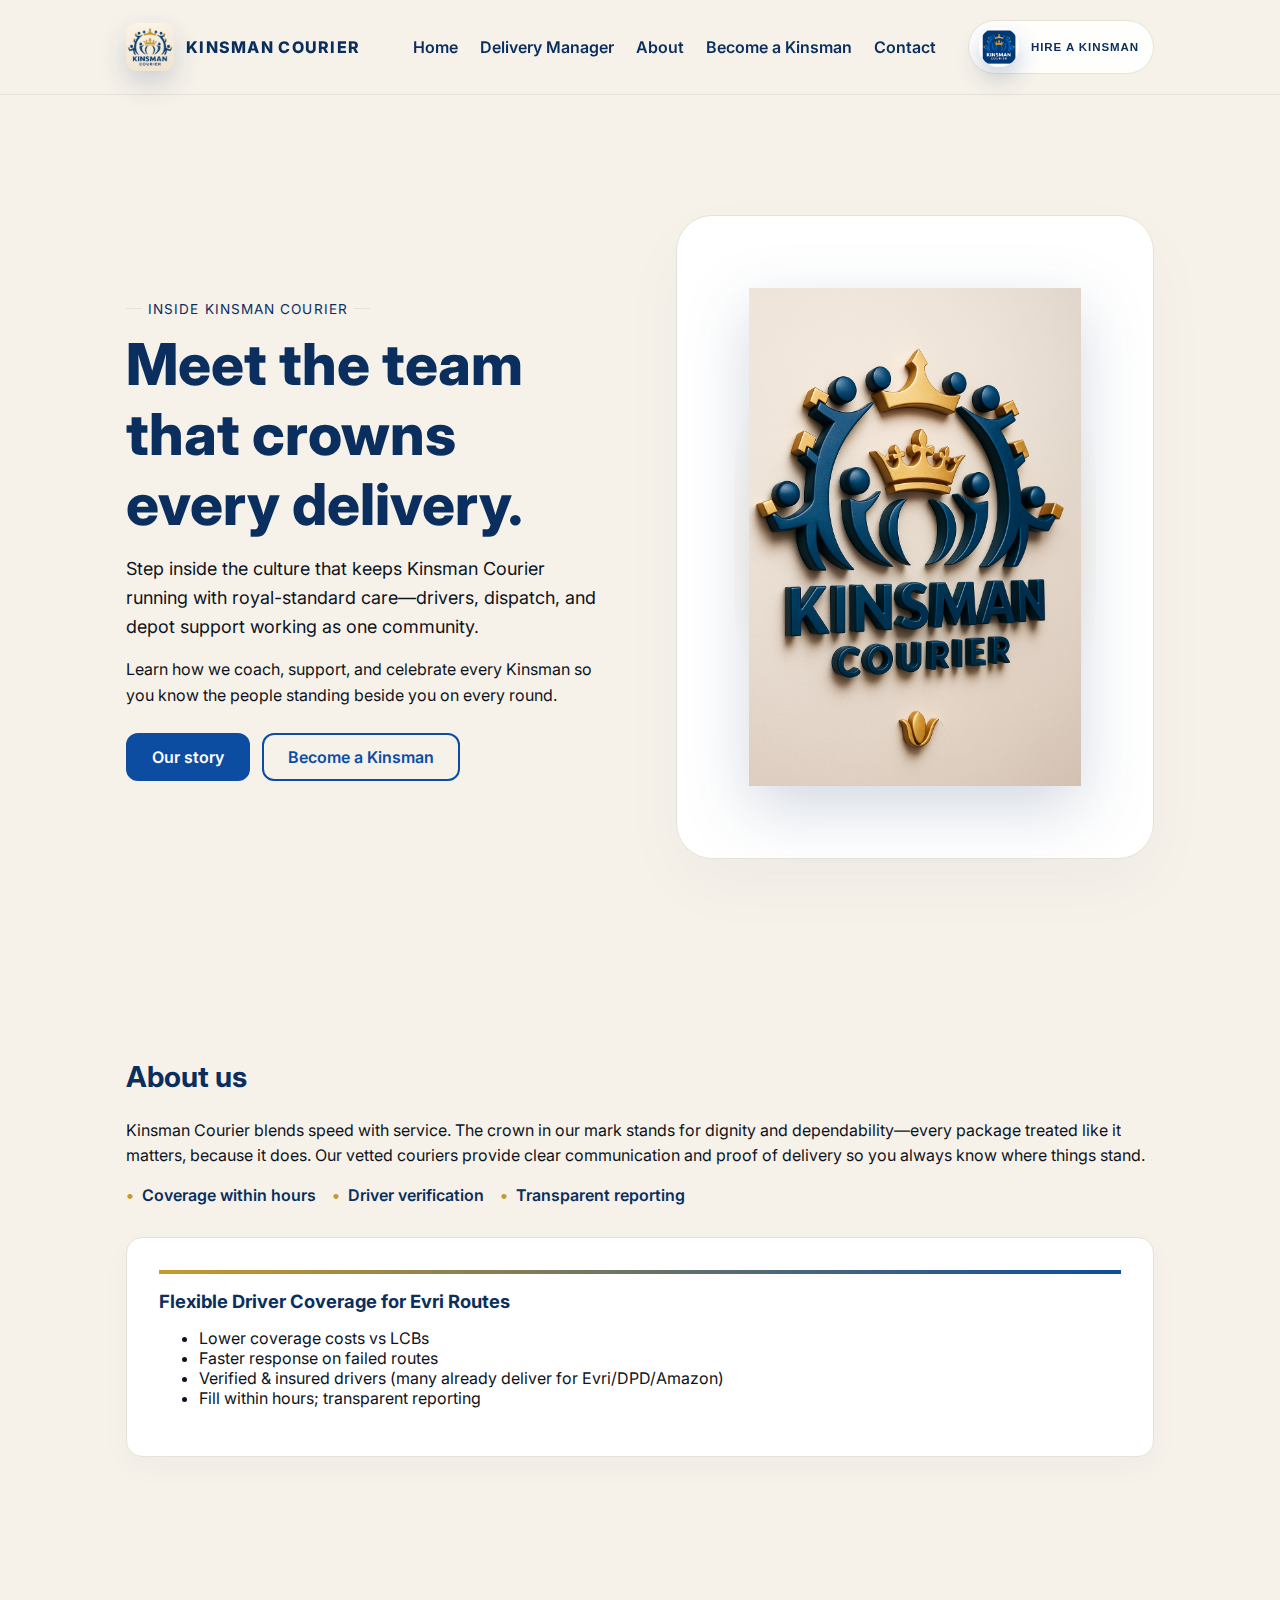
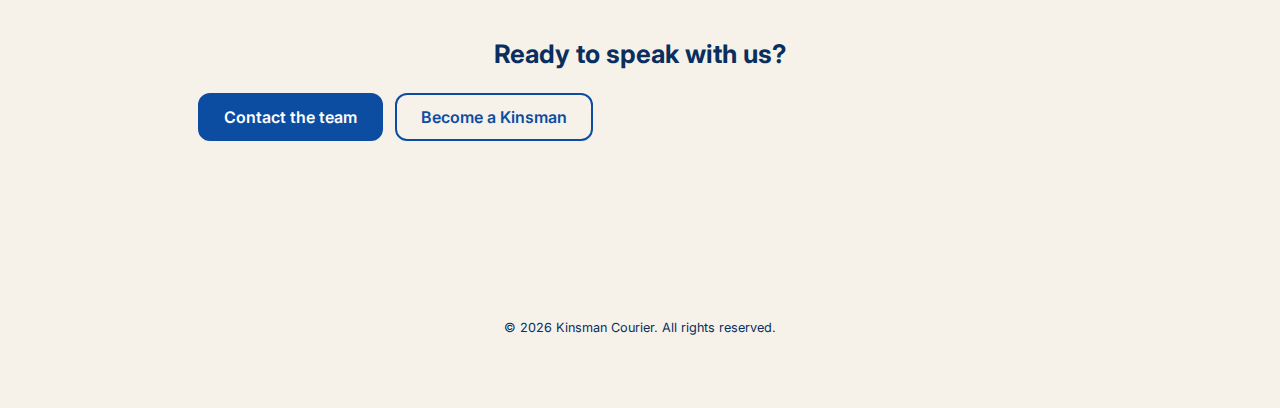
<file: about.html>
<!DOCTYPE html>
<html lang="en">
  <head>
    <meta charset="utf-8" />
    <meta name="viewport" content="width=device-width, initial-scale=1" />
    <title>About Kinsman Courier | Everyone deserves a Kinsman.</title>
    <meta
      name="description"
      content="Learn how Kinsman Courier supports drivers and depots with a dignity-first culture, rapid relief coverage, and transparent reporting."
    />
    <link rel="canonical" href="https://kinsmancourier.com/about" />
    <link rel="icon" type="image/jpeg" href="assets/IMG_4197.jpeg" />
    <meta property="og:title" content="About Kinsman Courier" />
    <meta
      property="og:description"
      content="Meet the people behind Kinsman Courier and see how we uphold the crown standard for couriers and depots alike."
    />
    <meta property="og:type" content="website" />
    <meta property="og:image" content="assets/IMG_4197.jpeg" />
    <meta property="og:url" content="https://kinsmancourier.com/about" />
    <script type="application/ld+json">
      {
        "@context": "https://schema.org",
        "@type": "Organization",
        "name": "Kinsman Courier",
        "url": "https://kinsmancourier.com/",
        "logo": "https://kinsmancourier.com/assets/IMG_4197.jpeg",
        "contactPoint": {
          "@type": "ContactPoint",
          "contactType": "customer service",
          "email": "contact@kinsmancourier.com",
          "telephone": "+44 1234 567 890"
        }
      }
    </script>
    <link rel="preconnect" href="https://fonts.googleapis.com" />
    <link rel="preconnect" href="https://fonts.gstatic.com" crossorigin />
    <link
      href="https://fonts.googleapis.com/css2?family=Inter:wght@400;600;800&display=swap"
      rel="stylesheet"
    />
    <style>
      /* Brand colour tokens */
      :root {
        --blue: #0c4da2;
        --navy: #0a2e5d;
        --gold: #c79a2b;
        --cream: #f6f2ea;
        --ink: #0e1320;
        --line: #e7e2d9;
        --shadow: rgba(10, 46, 93, 0.03);
        --surface: #ffffff;
        --surface-alt: rgba(255, 255, 255, 0.9);
        --page-bg: var(--cream);
        --header-bg: rgba(246, 242, 234, 0.9);
        --badge-line: var(--line);
      }

      *,
      *::before,
      *::after {
        box-sizing: border-box;
      }

      html {
        font-family: 'Inter', system-ui, -apple-system, BlinkMacSystemFont, 'Segoe UI',
          sans-serif;
        background: var(--page-bg);
        color: var(--ink);
        scroll-behavior: smooth;
      }

      body {
        margin: 0;
        background: var(--page-bg);
        color: var(--ink);
        transition: background 0.4s ease, color 0.4s ease;
      }

      a {
        color: inherit;
        text-decoration: none;
      }

      img {
        max-width: 100%;
        display: block;
      }

      .driver-only,
      .depot-only {
        transition: opacity 0.3s ease;
      }

      body.driver-mode .depot-only,
      body.depot-mode .driver-only {
        display: none !important;
      }

      /* Sticky global navigation */
      header {
        position: sticky;
        top: 0;
        z-index: 100;
        background: var(--header-bg);
        backdrop-filter: blur(8px);
        border-bottom: 1px solid var(--line);
        transition: background 0.4s ease, border-color 0.4s ease;
      }

      body.menu-open {
        overflow: hidden;
      }

      .top-bar {
        max-width: 1100px;
        margin: 0 auto;
        padding: clamp(12px, 2.5vw, 20px) clamp(20px, 5vw, 36px);
        display: flex;
        align-items: center;
        gap: 20px;
      }

      .brand {
        display: inline-flex;
        align-items: center;
        gap: 12px;
        font-weight: 800;
        letter-spacing: 0.08em;
        color: var(--navy);
      }

      .brand img {
        width: 48px;
        height: auto;
        border-radius: 12px;
        box-shadow: 0 12px 28px rgba(10, 46, 93, 0.18);
      }

      .primary-nav {
        display: flex;
        align-items: center;
        margin-left: auto;
        gap: clamp(16px, 2vw, 24px);
        justify-content: flex-end;
      }

      .nav-links {
        display: flex;
        align-items: center;
        gap: clamp(16px, 1.8vw, 22px);
        font-weight: 600;
      }

      .nav-links a {
        position: relative;
        color: var(--navy);
        padding: 6px 0;
        transition: color 0.3s ease;
      }

      .nav-links a::after {
        content: '';
        position: absolute;
        left: 0;
        bottom: -8px;
        width: 100%;
        height: 2px;
        background: var(--blue);
        transform: scaleX(0);
        transform-origin: left;
        transition: transform 0.25s ease;
      }

      .nav-links a:hover,
      .nav-links a:focus-visible,
      .nav-links a[data-active='true'] {
        color: var(--blue);
      }

      .nav-links a:hover::after,
      .nav-links a:focus-visible::after,
      .nav-links a[data-active='true']::after {
        transform: scaleX(1);
      }

      .menu-toggle,
      .mode-toggle {
        display: inline-flex;
        align-items: center;
        gap: 12px;
        border: 1px solid var(--line);
        background: var(--surface-alt);
        border-radius: 999px;
        padding: 6px 14px 6px 10px;
        cursor: pointer;
        transition: transform 0.3s ease, border-color 0.3s ease, box-shadow 0.3s ease;
        font-weight: 600;
        letter-spacing: 0.08em;
        text-transform: uppercase;
        font-size: 0.72rem;
        color: var(--navy);
      }

      .menu-toggle {
        display: none;
        padding: 8px 16px;
      }

      .mode-toggle {
        margin-left: 12px;
      }

      .menu-icon {
        display: inline-flex;
        flex-direction: column;
        gap: 4px;
      }

      .menu-icon span {
        width: 18px;
        height: 2px;
        border-radius: 999px;
        background: currentColor;
        transition: transform 0.3s ease, opacity 0.3s ease;
      }

      .mode-toggle:hover,
      .mode-toggle:focus-visible {
        transform: translateY(-1px);
        border-color: var(--blue);
        box-shadow: 0 12px 24px var(--shadow);
      }

      .mode-toggle:focus-visible {
        outline: 3px solid var(--gold);
        outline-offset: 3px;
      }

      .mode-toggle img {
        width: 40px;
        height: 40px;
        border-radius: 50%;
        object-fit: cover;
        box-shadow: 0 12px 24px rgba(10, 46, 93, 0.22);
        transition: transform 0.3s ease;
      }

      .mode-toggle:hover img,
      .mode-toggle:focus-visible img {
        transform: scale(1.04);
      }

      .mode-toggle span {
        pointer-events: none;
      }

      .nav-backdrop {
        position: fixed;
        inset: 0;
        background: rgba(14, 19, 32, 0.45);
        opacity: 0;
        pointer-events: none;
        transition: opacity 0.3s ease;
      }

      body.menu-open .nav-backdrop {
        opacity: 1;
        pointer-events: auto;
      }

      body.menu-open .menu-icon span:nth-child(1) {
        transform: translateY(6px) rotate(45deg);
      }

      body.menu-open .menu-icon span:nth-child(2) {
        opacity: 0;
      }

      body.menu-open .menu-icon span:nth-child(3) {
        transform: translateY(-6px) rotate(-45deg);
      }

      body.depot-mode {
        --blue: #55aef9;
        --navy: #d6e8ff;
        --gold: #8bc9ff;
        --cream: #061128;
        --ink: #e6f1ff;
        --line: rgba(206, 226, 255, 0.25);
        --shadow: rgba(3, 17, 38, 0.48);
        --surface: rgba(8, 24, 51, 0.92);
        --surface-alt: rgba(8, 26, 55, 0.82);
        --page-bg: #061128;
        --header-bg: rgba(6, 20, 45, 0.92);
        --badge-line: rgba(96, 168, 255, 0.45);
      }

      body.depot-mode header {
        border-bottom-color: rgba(206, 226, 255, 0.25);
      }

      body.depot-mode .brand img,
      body.depot-mode .mode-toggle img {
        box-shadow: 0 12px 24px rgba(0, 0, 0, 0.35);
      }

      body.depot-mode .primary-nav a:hover,
      body.depot-mode .primary-nav a:focus-visible {
        color: var(--ink);
      }

      body.depot-mode .mode-toggle {
        border-color: rgba(206, 226, 255, 0.35);
        color: var(--ink);
        box-shadow: none;
      }

      body.depot-mode .mode-toggle:hover,
      body.depot-mode .mode-toggle:focus-visible {
        border-color: rgba(206, 226, 255, 0.65);
        box-shadow: 0 12px 30px rgba(0, 0, 0, 0.35);
      }

      @media (max-width: 900px) {
        .top-bar {
          gap: 12px;
        }

        .primary-nav {
          position: fixed;
          inset: 88px 16px auto;
          margin: 0;
          padding: 24px;
          flex-direction: column;
          align-items: flex-start;
          justify-content: flex-start;
          background: var(--surface);
          border-radius: 24px;
          border: 1px solid var(--line);
          box-shadow: 0 24px 60px rgba(10, 46, 93, 0.18);
          opacity: 0;
          transform: translateY(-16px);
          pointer-events: none;
          transition: opacity 0.3s ease, transform 0.3s ease;
          max-height: calc(100vh - 120px);
          overflow-y: auto;
          z-index: 110;
        }

        body.depot-mode .primary-nav {
          border-color: rgba(206, 226, 255, 0.25);
          box-shadow: 0 24px 70px rgba(0, 0, 0, 0.4);
        }

        body.menu-open .primary-nav {
          opacity: 1;
          transform: translateY(0);
          pointer-events: auto;
        }

        .nav-links {
          flex-direction: column;
          align-items: stretch;
          gap: 0;
          width: 100%;
        }

        .nav-links a {
          padding: 12px 0;
          font-size: 1.05rem;
          border-bottom: 1px solid var(--line);
        }

        .nav-links a:last-child {
          border-bottom: none;
        }

        .nav-links a::after {
          display: none;
        }

        .nav-links a[data-active='true'] {
          color: var(--blue);
          font-weight: 700;
        }

        .menu-toggle {
          display: inline-flex;
          margin-left: auto;
          order: 2;
        }

        .mode-toggle {
          margin-left: 0;
          order: 3;
        }

        .primary-nav {
          order: 4;
        }
      }

      main {
        max-width: 1100px;
        margin: 0 auto;
        padding: clamp(32px, 6vw, 56px) clamp(20px, 5vw, 36px);
      }

      section {
        padding-block: clamp(48px, 8vw, 88px);
      }

      section:first-of-type {
        padding-top: clamp(32px, 6vw, 64px);
      }

      /* Hero layout: two-column grid collapsing on mobile */
      .hero {
        display: grid;
        grid-template-columns: repeat(2, minmax(0, 1fr));
        gap: clamp(32px, 6vw, 72px);
        align-items: center;
      }

      .hero > :last-child {
        justify-self: center;
      }

      .hero p {
        max-width: 560px;
      }

      body.depot-mode .hero {
        background: linear-gradient(135deg, rgba(6, 20, 45, 0.92), rgba(3, 12, 30, 0.92));
        border-radius: 32px;
        padding: clamp(36px, 6vw, 56px);
      }

      body.depot-mode .hero .badge {
        color: var(--ink);
      }

      .badge {
        font-size: 0.85rem;
        letter-spacing: 0.08em;
        text-transform: uppercase;
        color: var(--navy);
        display: inline-flex;
        align-items: center;
        gap: 6px;
      }

      .badge::before,
      .badge::after {
        content: '';
        width: 16px;
        height: 1px;
        background: var(--badge-line);
      }

      h1 {
        font-size: clamp(2.4rem, 3.2vw + 1.6rem, 3.6rem);
        margin: 12px 0 16px;
        color: var(--navy);
        font-weight: 800;
      }

      p {
        line-height: 1.6;
        margin: 0 0 16px;
      }

      .lead {
        font-size: 1.125rem;
        color: var(--ink);
      }

      .cta-group {
        display: flex;
        gap: 12px;
        flex-wrap: wrap;
        margin-top: 24px;
      }

      /* Button styles */
      .btn {
        padding: 12px 24px;
        border-radius: 12px;
        font-weight: 600;
        transition: transform 0.15s ease;
        display: inline-flex;
        align-items: center;
        justify-content: center;
      }

      .btn-primary {
        background: var(--blue);
        color: #fff;
        border: 2px solid var(--blue);
      }

      .btn-ghost {
        background: transparent;
        color: var(--blue);
        border: 2px solid var(--blue);
      }

      .btn:focus-visible {
        outline: 3px solid var(--gold);
        outline-offset: 2px;
      }

      .btn:hover {
        transform: translateY(-1px);
      }

      .hero-card {
        position: relative;
        background: var(--surface);
        border: 1px solid var(--line);
        border-radius: 36px;
        box-shadow: 0 26px 70px var(--shadow);
        padding: clamp(36px, 6vw, 72px);
        display: flex;
        justify-content: center;
        align-items: center;
        isolation: isolate;
      }

      .hero-card::before {
        content: '';
        position: absolute;
        inset: 12%;
        border-radius: 999px;
        background: radial-gradient(circle, rgba(199, 154, 43, 0.25), transparent 70%);
        z-index: -1;
      }

      .hero-card img {
        width: clamp(220px, 32vw, 420px);
        height: auto;
        filter: drop-shadow(0 22px 32px rgba(10, 46, 93, 0.18));
      }

      body.depot-mode .hero-card::before {
        background: radial-gradient(circle, rgba(85, 174, 249, 0.4), transparent 70%);
      }

      body.depot-mode .hero-card img {
        filter: drop-shadow(0 22px 32px rgba(0, 0, 0, 0.4));
      }

      .ribbon {
        height: 4px;
        background: linear-gradient(90deg, var(--gold), var(--blue));
      }

      .app-section {
        background: var(--surface);
        border-radius: 28px;
        padding: clamp(48px, 8vw, 72px) clamp(24px, 8vw, 48px);
        margin: clamp(64px, 10vw, 120px) 0;
        border: 1px solid var(--line);
        box-shadow: 0 24px 60px var(--shadow);
      }

      .app-grid {
        max-width: 1100px;
        margin: 0 auto;
        display: grid;
        gap: clamp(24px, 6vw, 40px);
        grid-template-columns: repeat(auto-fit, minmax(260px, 1fr));
        align-items: center;
      }

      @media (min-width: 901px) {
        .app-grid {
          grid-template-columns: minmax(0, 1.1fr) minmax(0, 0.9fr);
        }

        .app-logo {
          display: none;
        }

        .app-qr {
          justify-self: end;
        }
      }

      .app-logo img {
        display: block;
        width: clamp(80px, 12vw, 108px);
        filter: drop-shadow(0 12px 18px rgba(10, 46, 93, 0.25));
      }

      body.depot-mode .app-logo img {
        filter: drop-shadow(0 18px 28px rgba(0, 0, 0, 0.4));
      }

      .app-actions {
        display: flex;
        gap: 16px;
        flex-wrap: wrap;
        margin-top: 16px;
      }

      .app-qr {
        background: linear-gradient(135deg, rgba(12, 77, 162, 0.1), rgba(10, 46, 93, 0.05));
        border-radius: 24px;
        padding: 24px;
        box-shadow: 0 18px 40px rgba(10, 46, 93, 0.12);
      }

      .app-qr img {
        border-radius: 18px;
      }

      body.depot-mode .app-section {
        box-shadow: 0 24px 70px rgba(0, 0, 0, 0.35);
      }

      body.depot-mode .app-qr {
        background: linear-gradient(135deg, rgba(85, 174, 249, 0.2), rgba(6, 20, 45, 0.6));
        box-shadow: 0 18px 40px rgba(0, 0, 0, 0.35);
      }

      /* Benefit cards grid */
      .benefits {
        display: grid;
        gap: clamp(20px, 4vw, 32px);
        grid-template-columns: repeat(auto-fit, minmax(220px, 1fr));
        margin-top: clamp(32px, 5vw, 48px);
      }

      .card {
        background: var(--surface);
        border: 1px solid var(--line);
        border-radius: 16px;
        padding: clamp(20px, 4vw, 32px);
        box-shadow: 0 10px 30px var(--shadow);
      }

      body.depot-mode .card {
        border-color: rgba(206, 226, 255, 0.2);
        box-shadow: 0 18px 42px rgba(0, 0, 0, 0.35);
      }

      .card h3 {
        margin-top: 16px;
        margin-bottom: 12px;
        color: var(--navy);
        font-weight: 700;
        font-size: 1.15rem;
      }

      .about-list {
        display: flex;
        gap: 16px;
        flex-wrap: wrap;
        padding: 0;
        margin: 0;
        list-style: none;
        font-weight: 600;
        color: var(--navy);
      }

      .about-list li::before {
        content: '•';
        margin-right: 8px;
        color: var(--gold);
      }

      .callout {
        margin-top: 32px;
      }

      .callout h3 {
        margin: 16px 0 12px;
      }

      form {
        display: grid;
        gap: 16px;
      }

      .perks-list {
        padding-left: 20px;
        margin: 0 0 20px;
        line-height: 1.6;
      }

      .driver-guide {
        margin-top: 32px;
        border-radius: 20px;
        border: 1px solid var(--line);
        padding: clamp(20px, 5vw, 36px);
        background: linear-gradient(135deg, rgba(199, 154, 43, 0.12), rgba(12, 77, 162, 0.08));
        box-shadow: 0 20px 45px rgba(10, 46, 93, 0.12);
        display: flex;
        flex-direction: column;
        gap: 24px;
      }

      .driver-guide__intro h3 {
        margin: 0 0 12px;
        letter-spacing: 0.05em;
        text-transform: uppercase;
        font-size: 0.95rem;
        color: var(--navy);
      }

      .driver-guide__intro p {
        margin: 0 0 12px;
        font-size: 1.05rem;
        line-height: 1.7;
      }

      .driver-guide__grid {
        display: grid;
        gap: 20px;
        grid-template-columns: repeat(auto-fit, minmax(240px, 1fr));
      }

      .driver-guide__grid article {
        background: rgba(255, 255, 255, 0.9);
        border-radius: 16px;
        padding: 20px;
        border: 1px solid rgba(10, 46, 93, 0.08);
        box-shadow: 0 12px 30px rgba(15, 23, 42, 0.08);
      }

      .driver-guide__grid h4 {
        margin: 0 0 12px;
        font-size: 1.1rem;
        color: var(--navy);
      }

      .driver-guide__grid ul {
        margin: 0;
        padding-left: 18px;
        line-height: 1.6;
      }

      .driver-guide__grid li {
        margin-bottom: 8px;
      }

      .driver-guide__cta {
        display: flex;
        flex-wrap: wrap;
        gap: 16px;
        align-items: center;
        justify-content: space-between;
      }

      .fee-note {
        font-size: 0.95rem;
        background: rgba(12, 77, 162, 0.08);
        border-left: 4px solid var(--gold);
        padding: 16px 20px;
        border-radius: 12px;
        margin: 24px 0 0;
      }

      body.depot-mode .fee-note {
        background: rgba(85, 174, 249, 0.18);
        border-left-color: rgba(139, 201, 255, 0.85);
      }

      label {
        display: flex;
        flex-direction: column;
        gap: 8px;
        font-weight: 600;
        color: var(--navy);
      }

      input,
      select,
      textarea {
        padding: 12px;
        border-radius: 10px;
        border: 1px solid var(--line);
        font: inherit;
        color: var(--ink);
        background: var(--surface);
      }

      textarea {
        min-height: 120px;
      }

      input:focus-visible,
      select:focus-visible,
      textarea:focus-visible {
        outline: 3px solid var(--gold);
        outline-offset: 1px;
      }

      .contact-card {
        max-width: 420px;
        margin: 0 auto;
      }

      footer {
        padding: clamp(32px, 6vw, 48px) clamp(20px, 5vw, 32px) clamp(48px, 8vw, 72px);
        text-align: center;
        color: var(--navy);
        font-size: 0.95rem;
      }

      body.depot-mode footer {
        background: rgba(4, 15, 32, 0.92);
        color: var(--ink);
      }

      @media print {
        header,
        .cta-group,
        .btn,
        footer {
          display: none !important;
        }

        main {
          padding: 0;
        }
      }
      
      @media (max-width: 720px) {
        .hero {
          grid-template-columns: 1fr;
          text-align: center;
        }

        .hero-card {
          max-width: min(420px, 90%);
          margin: 0 auto;
        }

        .cta-group {
          justify-content: center;
        }

        .benefits {
          grid-template-columns: 1fr;
        }

        .app-grid {
          grid-template-columns: 1fr;
        }

        .app-actions {
          justify-content: center;
        }
      }

      @media (max-width: 600px) {
        .brand span {
          display: none;
        }

        .top-bar {
          gap: 10px;
        }

        .menu-toggle {
          padding-inline: 18px;
        }

        .mode-toggle {
          padding: 10px 22px;
          min-width: 170px;
          justify-content: center;
          white-space: nowrap;
        }
      }

    </style>
  </head>
  <body class="driver-mode">
    <header>
      <div class="top-bar">
        <a class="brand" href="index.html#home">
          <img
            id="brand-logo"
            src="assets/IMG_4197.jpeg"
            alt="Kinsman Courier driver logo"
          />
          <span>KINSMAN COURIER</span>
        </a>
        <button
          class="menu-toggle"
          type="button"
          aria-label="Open navigation menu"
          aria-expanded="false"
          aria-controls="primary-navigation"
        >
          <span class="menu-icon" aria-hidden="true">
            <span></span>
            <span></span>
            <span></span>
          </span>
          <span class="menu-label">Menu</span>
        </button>
        <nav id="primary-navigation" class="primary-nav" aria-label="Primary">
          <div class="nav-links driver-only">
            <a href="index.html#home">Home</a>
            <a href="delivery-manager.html">Delivery Manager</a>
            <a href="#about">About</a>
            <a href="https://t.me/KinsmanCourierBot">Become a Kinsman</a>
            <a href="index.html#contact">Contact</a>
          </div>
          <div class="nav-links depot-only">
            <a href="index.html#home">Depot cover</a>
            <a href="delivery-manager.html">Courier app</a>
            <a href="#about">About</a>
            <a href="index.html#become">Book coverage</a>
            <a href="index.html#contact">Contact</a>
          </div>
        </nav>
        <button class="mode-toggle" type="button" aria-label="Switch to depot view">
          <img
            id="mode-toggle-img"
            src="assets/69570E3B-FB1D-43E2-978B-21ECCD7E5C8F.png"
            alt="Switch to depot mode"
          />
          <span id="mode-toggle-text">Become a Kinsman</span>
        </button>
      </div>
      <div class="nav-backdrop" hidden></div>
    </header>
    <main>

      <section id="home" class="hero" aria-labelledby="home-title">
        <div>
          <span class="badge driver-only">Inside Kinsman Courier</span>
          <span class="badge depot-only">Meet your relief coverage partners</span>
          <h1 id="home-title">
            <span class="driver-only">Meet the team that crowns every delivery.</span>
            <span class="depot-only">Who makes emergency coverage feel effortless?</span>
          </h1>
          <p class="lead driver-only">
            Step inside the culture that keeps Kinsman Courier running with royal-standard care—drivers,
            dispatch, and depot support working as one community.
          </p>
          <p class="lead depot-only">
            When depots call, our coordinators rally trained relief crews, verify compliance, and keep every
            POD flowing so you can breathe easy.
          </p>
          <p class="driver-only">
            Learn how we coach, support, and celebrate every Kinsman so you know the people standing beside
            you on every round.
          </p>
          <p class="depot-only">
            Meet the humans behind the hotline—experienced controllers who understand parcel pressure and
            communicate like teammates, not ticket numbers.
          </p>
          <div class="cta-group driver-only">
            <a class="btn btn-primary" href="#about">Our story</a>
            <a class="btn btn-ghost" href="https://t.me/KinsmanCourierBot">Become a Kinsman</a>
          </div>
          <div class="cta-group depot-only">
            <a class="btn btn-primary" href="index.html#contact">Request coverage</a>
            <a class="btn btn-ghost" href="#about">See our promise</a>
          </div>
        </div>
        <div class="hero-card" aria-hidden="true">
          <img class="driver-only" src="assets/IMG_1100.png" alt="" />
          <img
            class="depot-only"
            src="assets/69570E3B-FB1D-43E2-978B-21ECCD7E5C8F.png"
            alt=""
          />
        </div>
      </section>

      <section id="about" aria-labelledby="about-title">
        <h2 id="about-title" style="color: var(--navy); font-weight: 700; font-size: 1.8rem;">
          <span class="driver-only">About us</span>
          <span class="depot-only">Your emergency coverage partner</span>
        </h2>
        <p class="driver-only">
          Kinsman Courier blends speed with service. The crown in our mark stands for dignity and
          dependability—every package treated like it matters, because it does. Our vetted couriers
          provide clear communication and proof of delivery so you always know where things stand.
        </p>
        <p class="depot-only">
          We’re the depot relief team built from frontline experience. Kinsman Courier keeps a roster of
          multi-drop specialists who understand parcel networks, scan compliance, and the pressure of
          recovery days.
        </p>
        <ul class="about-list driver-only" aria-label="Key service pillars">
          <li>Coverage within hours</li>
          <li>Driver verification</li>
          <li>Transparent reporting</li>
        </ul>
        <ul class="about-list depot-only" aria-label="Depot support pillars">
          <li>On-call response from 6am–10pm</li>
          <li>Telegram-based dispatch</li>
          <li>Photo-led POD &amp; invoicing</li>
        </ul>
        <article class="card callout driver-only" aria-labelledby="evri-title">
          <div class="ribbon" aria-hidden="true"></div>
          <h3 id="evri-title">Flexible Driver Coverage for Evri Routes</h3>
          <ul>
            <li>Lower coverage costs vs LCBs</li>
            <li>Faster response on failed routes</li>
            <li>Verified &amp; insured drivers (many already deliver for Evri/DPD/Amazon)</li>
            <li>Fill within hours; transparent reporting</li>
          </ul>
        </article>
        <article class="card callout depot-only" aria-labelledby="depot-title">
          <div class="ribbon" aria-hidden="true"></div>
          <h3 id="depot-title">Emergency Depot Recovery with Real Proof</h3>
          <ul>
            <li>Rapid stand-in teams for Evri, Amazon, DPD and final-mile peaks.</li>
            <li>Drivers clock on/off, upload photo POD and incident notes inside Telegram.</li>
            <li>Coverage reports and invoices pushed straight to your inbox.</li>
            <li>Single point of contact before, during and after the relief shift.</li>
          </ul>
        </article>
      </section>

      <section aria-label="Talk to Kinsman Courier" style="text-align: center; padding: clamp(32px, 6vw, 72px);">
        <h2 style="color: var(--navy); font-size: 1.6rem; margin-bottom: 24px;">Ready to speak with us?</h2>
        <div class="cta-group driver-only">
          <a class="btn btn-primary" href="index.html#contact">Contact the team</a>
          <a class="btn btn-ghost" href="https://t.me/KinsmanCourierBot">Become a Kinsman</a>
        </div>
        <div class="cta-group depot-only">
          <a class="btn btn-primary" href="index.html#contact">Book emergency cover</a>
          <a class="btn btn-ghost" href="index.html#become">See driver process</a>
        </div>
      </section>

    </main>
    <footer>
      <small id="copyright"></small>
    </footer>
    <script>
      const year = new Date().getFullYear();
      const el = document.getElementById('copyright');
      if (el) {
        el.textContent = `© ${year} Kinsman Courier. All rights reserved.`;
      }
    </script>
    <script>
      (() => {
        const body = document.body;
        const toggleButton = document.querySelector('.mode-toggle');
        const toggleImg = document.getElementById('mode-toggle-img');
        const brandLogo = document.getElementById('brand-logo');
        const modeText = document.getElementById('mode-toggle-text');
        const menuToggle = document.querySelector('.menu-toggle');
        const nav = document.getElementById('primary-navigation');
        const navBackdrop = document.querySelector('.nav-backdrop');
        const desktopQuery =
          typeof window !== 'undefined' ? window.matchMedia('(min-width: 901px)') : null;

        const syncNavAria = () => {
          if (!nav) return;
          if (!desktopQuery) {
            nav.removeAttribute('aria-hidden');
            return;
          }
          if (desktopQuery.matches) {
            nav.removeAttribute('aria-hidden');
          } else {
            nav.setAttribute('aria-hidden', body.classList.contains('menu-open') ? 'false' : 'true');
          }
        };

        const closeMenu = () => {
          body.classList.remove('menu-open');
          if (menuToggle) {
            menuToggle.setAttribute('aria-expanded', 'false');
            menuToggle.setAttribute('aria-label', 'Open navigation menu');
          }
          if (navBackdrop) {
            navBackdrop.hidden = true;
          }
          syncNavAria();
        };

        const openMenu = () => {
          body.classList.add('menu-open');
          if (menuToggle) {
            menuToggle.setAttribute('aria-expanded', 'true');
            menuToggle.setAttribute('aria-label', 'Close navigation menu');
          }
          if (navBackdrop) {
            navBackdrop.hidden = false;
          }
          syncNavAria();
        };

        if (menuToggle && nav) {
          syncNavAria();
          menuToggle.addEventListener('click', () => {
            if (body.classList.contains('menu-open')) {
              closeMenu();
            } else {
              openMenu();
            }
          });

          if (navBackdrop) {
            navBackdrop.addEventListener('click', closeMenu);
          }

          const navLinks = Array.from(nav.querySelectorAll('a[href^="#"]'));
          navLinks.forEach((link) => {
            link.addEventListener('click', () => {
              if (desktopQuery && desktopQuery.matches) return;
              closeMenu();
            });
          });

          document.addEventListener('keydown', (event) => {
            if (event.key === 'Escape' && body.classList.contains('menu-open')) {
              closeMenu();
              menuToggle.focus();
            }
          });

          if (desktopQuery) {
            desktopQuery.addEventListener('change', (event) => {
              if (event.matches) {
                closeMenu();
              } else {
                syncNavAria();
              }
            });
          }
        } else {
          syncNavAria();
        }

        if (!toggleButton) {
          return;
        }

        const modes = {
          driver: {
            brandSrc: 'assets/IMG_4197.jpeg',
            brandAlt: 'Kinsman Courier driver logo',
            toggleSrc: 'assets/69570E3B-FB1D-43E2-978B-21ECCD7E5C8F.png',
            toggleAlt: 'Switch to depot mode',
            toggleLabel: 'Switch to depot view',
            text: 'Hire a Kinsman',
          },
          depot: {
            brandSrc: 'assets/69570E3B-FB1D-43E2-978B-21ECCD7E5C8F.png',
            brandAlt: 'Kinsman Courier depot logo',
            toggleSrc: 'assets/IMG_4197.jpeg',
            toggleAlt: 'Switch to driver mode',
            toggleLabel: 'Switch to driver view',
            text: 'Be a Kinsman',
          },
        };

        let storedMode = null;
        if (typeof window !== 'undefined') {
          try {
            storedMode = window.localStorage.getItem('kinsman-mode');
          } catch (error) {
            storedMode = null;
          }
        }
        let currentMode = storedMode === 'depot' ? 'depot' : 'driver';

        const applyMode = (mode) => {
          currentMode = mode === 'depot' ? 'depot' : 'driver';
          body.classList.toggle('depot-mode', currentMode === 'depot');
          body.classList.toggle('driver-mode', currentMode === 'driver');
          const config = modes[currentMode];
          if (brandLogo) {
            brandLogo.src = config.brandSrc;
            brandLogo.alt = config.brandAlt;
          }
          if (toggleImg) {
            toggleImg.src = config.toggleSrc;
            toggleImg.alt = config.toggleAlt;
          }
          if (modeText) {
            modeText.textContent = config.text;
          }
          toggleButton.setAttribute('aria-label', config.toggleLabel);
          if (typeof window !== 'undefined') {
            try {
              window.localStorage.setItem('kinsman-mode', currentMode);
            } catch (error) {
              /* no-op */
            }
          }
        };

        applyMode(currentMode);

        const switchMode = () => {
          applyMode(currentMode === 'driver' ? 'depot' : 'driver');
        };

        toggleButton.addEventListener('click', switchMode);
        toggleButton.addEventListener('keydown', (event) => {
          if (event.key === 'Enter' || event.key === ' ') {
            event.preventDefault();
            switchMode();
          }
        });

        if (nav) {
          const navLinks = Array.from(nav.querySelectorAll('a[href^="#"]'));
          const sectionLinks = new Map();

          navLinks.forEach((link) => {
            const id = link.getAttribute('href')?.slice(1);
            if (!id) return;
            const section = document.getElementById(id);
            if (!section) return;
            if (!sectionLinks.has(section)) {
              sectionLinks.set(section, []);
            }
            sectionLinks.get(section).push(link);
          });

          const clearActive = () => {
            navLinks.forEach((link) => {
              link.removeAttribute('data-active');
              link.removeAttribute('aria-current');
            });
          };

          const setActive = (section) => {
            clearActive();
            const links = sectionLinks.get(section);
            if (links) {
              links.forEach((link) => {
                link.setAttribute('data-active', 'true');
                link.setAttribute('aria-current', 'page');
              });
            }
          };

          if (sectionLinks.size) {
            const observer = new IntersectionObserver(
              (entries) => {
                const visible = entries
                  .filter((entry) => entry.isIntersecting)
                  .sort((a, b) => b.intersectionRatio - a.intersectionRatio);
                if (visible.length > 0) {
                  setActive(visible[0].target);
                }
              },
              { rootMargin: '-50% 0px -40% 0px', threshold: [0.1, 0.25, 0.5] }
            );

            sectionLinks.forEach((_, section) => observer.observe(section));
            const homeSection = document.getElementById('home');
            if (homeSection) {
              setActive(homeSection);
            }
          }
        }
      })();
    </script>
  </body>
</html>
</file>
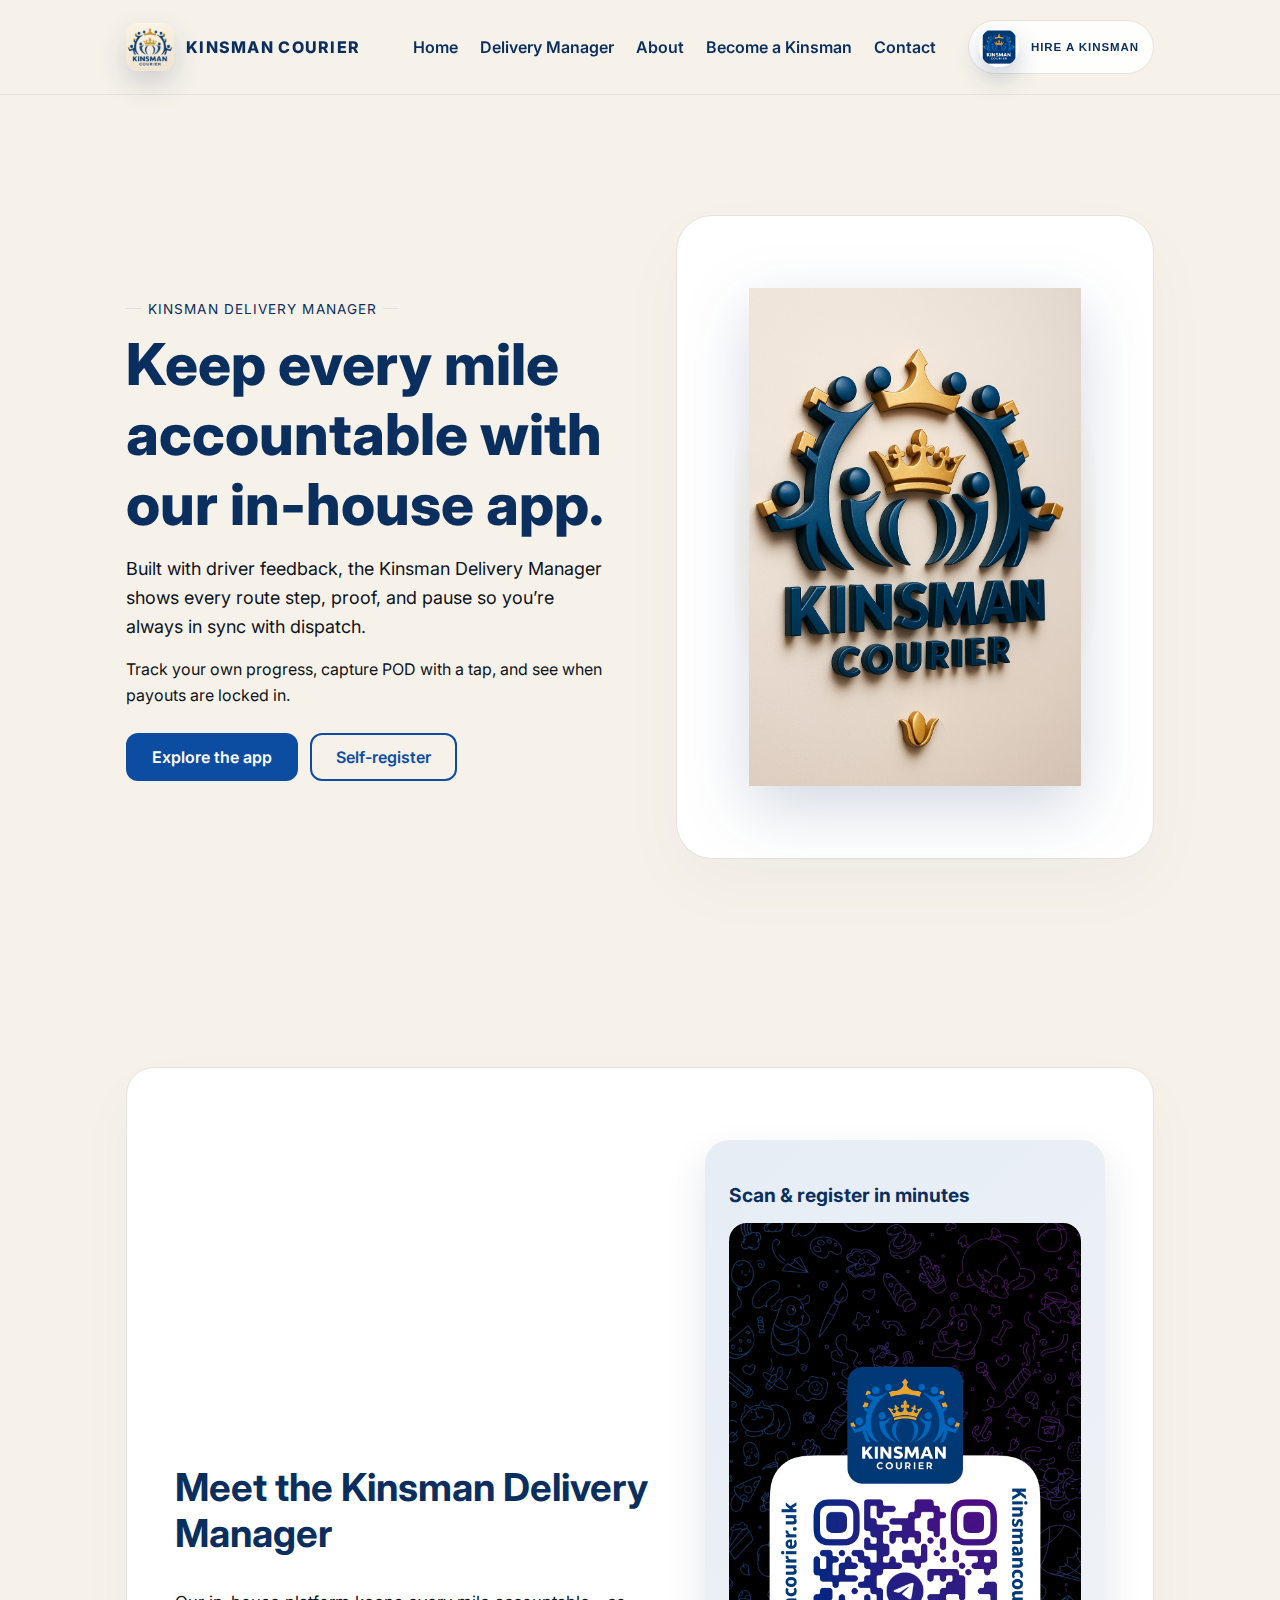
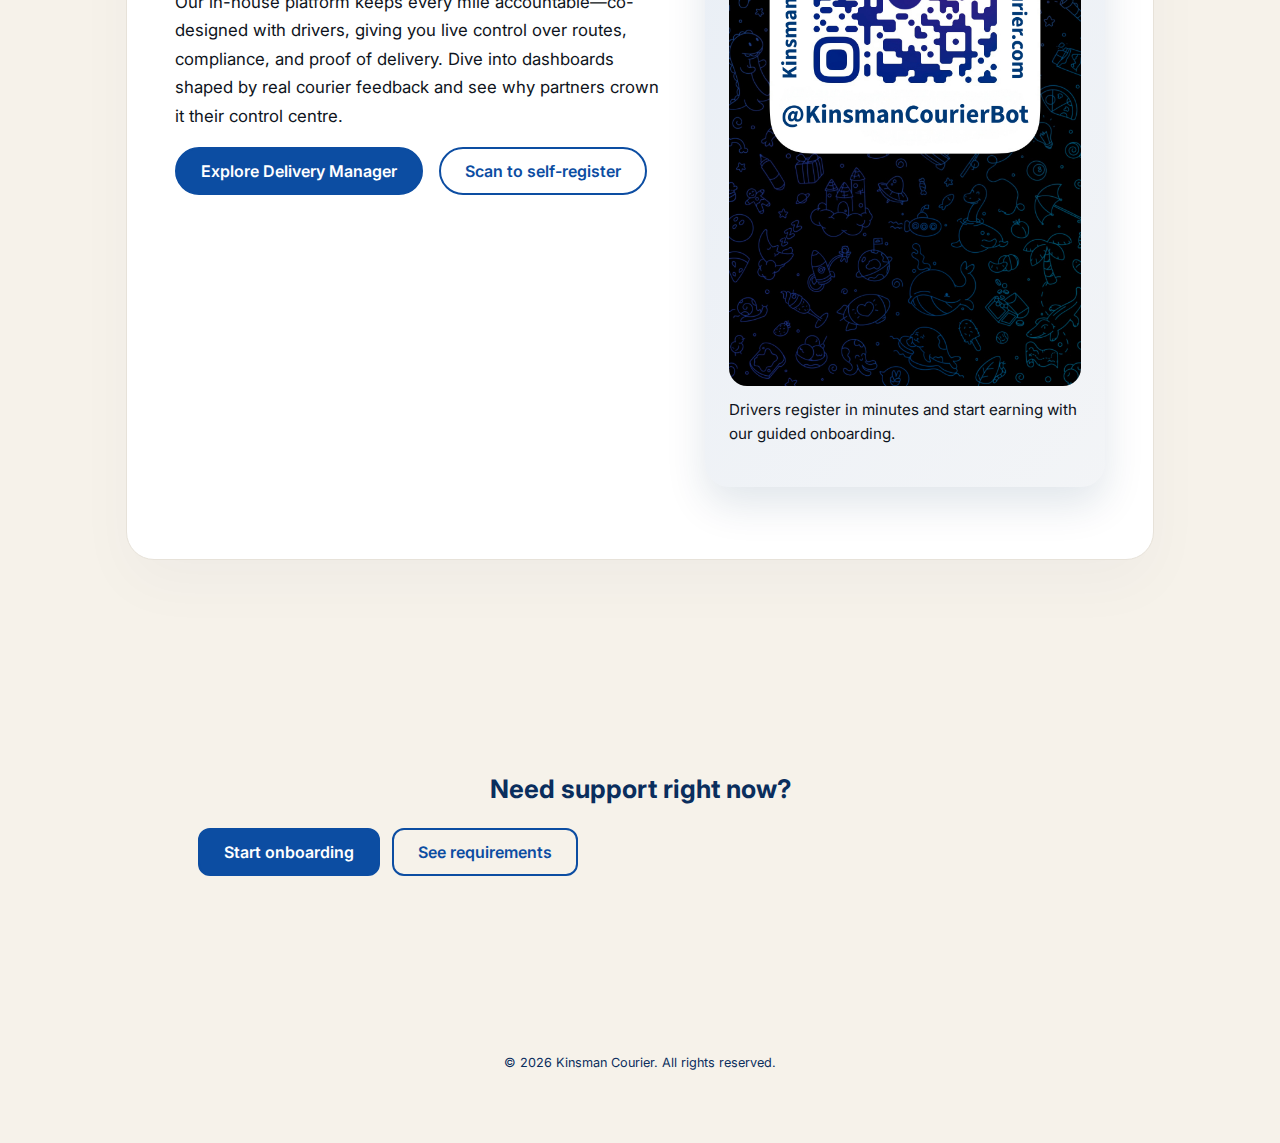
<file: delivery-manager.html>
<!DOCTYPE html>
<html lang="en">
  <head>
    <meta charset="utf-8" />
    <meta name="viewport" content="width=device-width, initial-scale=1" />
    <title>Kinsman Delivery Manager | Purpose-built courier control</title>
    <meta
      name="description"
      content="Explore the Kinsman Delivery Manager—our Telegram-based control centre that keeps couriers, depots, and customers in sync."
    />
    <link rel="canonical" href="https://kinsmancourier.com/delivery-manager" />
    <link rel="icon" type="image/jpeg" href="assets/IMG_4197.jpeg" />
    <meta property="og:title" content="Kinsman Delivery Manager" />
    <meta
      property="og:description"
      content="See how the Kinsman Delivery Manager keeps relief coverage accountable with live status, POD capture, and instant reporting."
    />
    <meta property="og:type" content="website" />
    <meta property="og:image" content="assets/IMG_4197.jpeg" />
    <meta property="og:url" content="https://kinsmancourier.com/delivery-manager" />
    <script type="application/ld+json">
      {
        "@context": "https://schema.org",
        "@type": "Organization",
        "name": "Kinsman Courier",
        "url": "https://kinsmancourier.com/",
        "logo": "https://kinsmancourier.com/assets/IMG_4197.jpeg",
        "contactPoint": {
          "@type": "ContactPoint",
          "contactType": "customer service",
          "email": "contact@kinsmancourier.com",
          "telephone": "+44 1234 567 890"
        }
      }
    </script>
    <link rel="preconnect" href="https://fonts.googleapis.com" />
    <link rel="preconnect" href="https://fonts.gstatic.com" crossorigin />
    <link
      href="https://fonts.googleapis.com/css2?family=Inter:wght@400;600;800&display=swap"
      rel="stylesheet"
    />
    <style>
      /* Brand colour tokens */
      :root {
        --blue: #0c4da2;
        --navy: #0a2e5d;
        --gold: #c79a2b;
        --cream: #f6f2ea;
        --ink: #0e1320;
        --line: #e7e2d9;
        --shadow: rgba(10, 46, 93, 0.03);
        --surface: #ffffff;
        --surface-alt: rgba(255, 255, 255, 0.9);
        --page-bg: var(--cream);
        --header-bg: rgba(246, 242, 234, 0.9);
        --badge-line: var(--line);
      }

      *,
      *::before,
      *::after {
        box-sizing: border-box;
      }

      html {
        font-family: 'Inter', system-ui, -apple-system, BlinkMacSystemFont, 'Segoe UI',
          sans-serif;
        background: var(--page-bg);
        color: var(--ink);
        scroll-behavior: smooth;
      }

      body {
        margin: 0;
        background: var(--page-bg);
        color: var(--ink);
        transition: background 0.4s ease, color 0.4s ease;
      }

      a {
        color: inherit;
        text-decoration: none;
      }

      img {
        max-width: 100%;
        display: block;
      }

      .driver-only,
      .depot-only {
        transition: opacity 0.3s ease;
      }

      body.driver-mode .depot-only,
      body.depot-mode .driver-only {
        display: none !important;
      }

      /* Sticky global navigation */
      header {
        position: sticky;
        top: 0;
        z-index: 100;
        background: var(--header-bg);
        backdrop-filter: blur(8px);
        border-bottom: 1px solid var(--line);
        transition: background 0.4s ease, border-color 0.4s ease;
      }

      body.menu-open {
        overflow: hidden;
      }

      .top-bar {
        max-width: 1100px;
        margin: 0 auto;
        padding: clamp(12px, 2.5vw, 20px) clamp(20px, 5vw, 36px);
        display: flex;
        align-items: center;
        gap: 20px;
      }

      .brand {
        display: inline-flex;
        align-items: center;
        gap: 12px;
        font-weight: 800;
        letter-spacing: 0.08em;
        color: var(--navy);
      }

      .brand img {
        width: 48px;
        height: auto;
        border-radius: 12px;
        box-shadow: 0 12px 28px rgba(10, 46, 93, 0.18);
      }

      .primary-nav {
        display: flex;
        align-items: center;
        margin-left: auto;
        gap: clamp(16px, 2vw, 24px);
        justify-content: flex-end;
      }

      .nav-links {
        display: flex;
        align-items: center;
        gap: clamp(16px, 1.8vw, 22px);
        font-weight: 600;
      }

      .nav-links a {
        position: relative;
        color: var(--navy);
        padding: 6px 0;
        transition: color 0.3s ease;
      }

      .nav-links a::after {
        content: '';
        position: absolute;
        left: 0;
        bottom: -8px;
        width: 100%;
        height: 2px;
        background: var(--blue);
        transform: scaleX(0);
        transform-origin: left;
        transition: transform 0.25s ease;
      }

      .nav-links a:hover,
      .nav-links a:focus-visible,
      .nav-links a[data-active='true'] {
        color: var(--blue);
      }

      .nav-links a:hover::after,
      .nav-links a:focus-visible::after,
      .nav-links a[data-active='true']::after {
        transform: scaleX(1);
      }

      .menu-toggle,
      .mode-toggle {
        display: inline-flex;
        align-items: center;
        gap: 12px;
        border: 1px solid var(--line);
        background: var(--surface-alt);
        border-radius: 999px;
        padding: 6px 14px 6px 10px;
        cursor: pointer;
        transition: transform 0.3s ease, border-color 0.3s ease, box-shadow 0.3s ease;
        font-weight: 600;
        letter-spacing: 0.08em;
        text-transform: uppercase;
        font-size: 0.72rem;
        color: var(--navy);
      }

      .menu-toggle {
        display: none;
        padding: 8px 16px;
      }

      .mode-toggle {
        margin-left: 12px;
      }

      .menu-icon {
        display: inline-flex;
        flex-direction: column;
        gap: 4px;
      }

      .menu-icon span {
        width: 18px;
        height: 2px;
        border-radius: 999px;
        background: currentColor;
        transition: transform 0.3s ease, opacity 0.3s ease;
      }

      .mode-toggle:hover,
      .mode-toggle:focus-visible {
        transform: translateY(-1px);
        border-color: var(--blue);
        box-shadow: 0 12px 24px var(--shadow);
      }

      .mode-toggle:focus-visible {
        outline: 3px solid var(--gold);
        outline-offset: 3px;
      }

      .mode-toggle img {
        width: 40px;
        height: 40px;
        border-radius: 50%;
        object-fit: cover;
        box-shadow: 0 12px 24px rgba(10, 46, 93, 0.22);
        transition: transform 0.3s ease;
      }

      .mode-toggle:hover img,
      .mode-toggle:focus-visible img {
        transform: scale(1.04);
      }

      .mode-toggle span {
        pointer-events: none;
      }

      .nav-backdrop {
        position: fixed;
        inset: 0;
        background: rgba(14, 19, 32, 0.45);
        opacity: 0;
        pointer-events: none;
        transition: opacity 0.3s ease;
      }

      body.menu-open .nav-backdrop {
        opacity: 1;
        pointer-events: auto;
      }

      body.menu-open .menu-icon span:nth-child(1) {
        transform: translateY(6px) rotate(45deg);
      }

      body.menu-open .menu-icon span:nth-child(2) {
        opacity: 0;
      }

      body.menu-open .menu-icon span:nth-child(3) {
        transform: translateY(-6px) rotate(-45deg);
      }

      body.depot-mode {
        --blue: #55aef9;
        --navy: #d6e8ff;
        --gold: #8bc9ff;
        --cream: #061128;
        --ink: #e6f1ff;
        --line: rgba(206, 226, 255, 0.25);
        --shadow: rgba(3, 17, 38, 0.48);
        --surface: rgba(8, 24, 51, 0.92);
        --surface-alt: rgba(8, 26, 55, 0.82);
        --page-bg: #061128;
        --header-bg: rgba(6, 20, 45, 0.92);
        --badge-line: rgba(96, 168, 255, 0.45);
      }

      body.depot-mode header {
        border-bottom-color: rgba(206, 226, 255, 0.25);
      }

      body.depot-mode .brand img,
      body.depot-mode .mode-toggle img {
        box-shadow: 0 12px 24px rgba(0, 0, 0, 0.35);
      }

      body.depot-mode .primary-nav a:hover,
      body.depot-mode .primary-nav a:focus-visible {
        color: var(--ink);
      }

      body.depot-mode .mode-toggle {
        border-color: rgba(206, 226, 255, 0.35);
        color: var(--ink);
        box-shadow: none;
      }

      body.depot-mode .mode-toggle:hover,
      body.depot-mode .mode-toggle:focus-visible {
        border-color: rgba(206, 226, 255, 0.65);
        box-shadow: 0 12px 30px rgba(0, 0, 0, 0.35);
      }

      @media (max-width: 900px) {
        .top-bar {
          gap: 12px;
        }

        .primary-nav {
          position: fixed;
          inset: 88px 16px auto;
          margin: 0;
          padding: 24px;
          flex-direction: column;
          align-items: flex-start;
          justify-content: flex-start;
          background: var(--surface);
          border-radius: 24px;
          border: 1px solid var(--line);
          box-shadow: 0 24px 60px rgba(10, 46, 93, 0.18);
          opacity: 0;
          transform: translateY(-16px);
          pointer-events: none;
          transition: opacity 0.3s ease, transform 0.3s ease;
          max-height: calc(100vh - 120px);
          overflow-y: auto;
          z-index: 110;
        }

        body.depot-mode .primary-nav {
          border-color: rgba(206, 226, 255, 0.25);
          box-shadow: 0 24px 70px rgba(0, 0, 0, 0.4);
        }

        body.menu-open .primary-nav {
          opacity: 1;
          transform: translateY(0);
          pointer-events: auto;
        }

        .nav-links {
          flex-direction: column;
          align-items: stretch;
          gap: 0;
          width: 100%;
        }

        .nav-links a {
          padding: 12px 0;
          font-size: 1.05rem;
          border-bottom: 1px solid var(--line);
        }

        .nav-links a:last-child {
          border-bottom: none;
        }

        .nav-links a::after {
          display: none;
        }

        .nav-links a[data-active='true'] {
          color: var(--blue);
          font-weight: 700;
        }

        .menu-toggle {
          display: inline-flex;
          margin-left: auto;
          order: 2;
        }

        .mode-toggle {
          margin-left: 0;
          order: 3;
        }

        .primary-nav {
          order: 4;
        }
      }

      main {
        max-width: 1100px;
        margin: 0 auto;
        padding: clamp(32px, 6vw, 56px) clamp(20px, 5vw, 36px);
      }

      section {
        padding-block: clamp(48px, 8vw, 88px);
      }

      section:first-of-type {
        padding-top: clamp(32px, 6vw, 64px);
      }

      /* Hero layout: two-column grid collapsing on mobile */
      .hero {
        display: grid;
        grid-template-columns: repeat(2, minmax(0, 1fr));
        gap: clamp(32px, 6vw, 72px);
        align-items: center;
      }

      .hero > :last-child {
        justify-self: center;
      }

      .hero p {
        max-width: 560px;
      }

      body.depot-mode .hero {
        background: linear-gradient(135deg, rgba(6, 20, 45, 0.92), rgba(3, 12, 30, 0.92));
        border-radius: 32px;
        padding: clamp(36px, 6vw, 56px);
      }

      body.depot-mode .hero .badge {
        color: var(--ink);
      }

      .badge {
        font-size: 0.85rem;
        letter-spacing: 0.08em;
        text-transform: uppercase;
        color: var(--navy);
        display: inline-flex;
        align-items: center;
        gap: 6px;
      }

      .badge::before,
      .badge::after {
        content: '';
        width: 16px;
        height: 1px;
        background: var(--badge-line);
      }

      h1 {
        font-size: clamp(2.4rem, 3.2vw + 1.6rem, 3.6rem);
        margin: 12px 0 16px;
        color: var(--navy);
        font-weight: 800;
      }

      p {
        line-height: 1.6;
        margin: 0 0 16px;
      }

      .lead {
        font-size: 1.125rem;
        color: var(--ink);
      }

      .cta-group {
        display: flex;
        gap: 12px;
        flex-wrap: wrap;
        margin-top: 24px;
      }

      /* Button styles */
      .btn {
        padding: 12px 24px;
        border-radius: 12px;
        font-weight: 600;
        transition: transform 0.15s ease;
        display: inline-flex;
        align-items: center;
        justify-content: center;
      }

      .btn-primary {
        background: var(--blue);
        color: #fff;
        border: 2px solid var(--blue);
      }

      .btn-ghost {
        background: transparent;
        color: var(--blue);
        border: 2px solid var(--blue);
      }

      .btn:focus-visible {
        outline: 3px solid var(--gold);
        outline-offset: 2px;
      }

      .btn:hover {
        transform: translateY(-1px);
      }

      .hero-card {
        position: relative;
        background: var(--surface);
        border: 1px solid var(--line);
        border-radius: 36px;
        box-shadow: 0 26px 70px var(--shadow);
        padding: clamp(36px, 6vw, 72px);
        display: flex;
        justify-content: center;
        align-items: center;
        isolation: isolate;
      }

      .hero-card::before {
        content: '';
        position: absolute;
        inset: 12%;
        border-radius: 999px;
        background: radial-gradient(circle, rgba(199, 154, 43, 0.25), transparent 70%);
        z-index: -1;
      }

      .hero-card img {
        width: clamp(220px, 32vw, 420px);
        height: auto;
        filter: drop-shadow(0 22px 32px rgba(10, 46, 93, 0.18));
      }

      body.depot-mode .hero-card::before {
        background: radial-gradient(circle, rgba(85, 174, 249, 0.4), transparent 70%);
      }

      body.depot-mode .hero-card img {
        filter: drop-shadow(0 22px 32px rgba(0, 0, 0, 0.4));
      }

      .ribbon {
        height: 4px;
        background: linear-gradient(90deg, var(--gold), var(--blue));
      }

      .app-section {
        background: var(--surface);
        border-radius: 28px;
        padding: clamp(48px, 8vw, 72px) clamp(24px, 8vw, 48px);
        margin: clamp(64px, 10vw, 120px) 0;
        border: 1px solid var(--line);
        box-shadow: 0 24px 60px var(--shadow);
      }

      .app-grid {
        max-width: 1100px;
        margin: 0 auto;
        display: grid;
        gap: clamp(24px, 6vw, 40px);
        grid-template-columns: repeat(auto-fit, minmax(260px, 1fr));
        align-items: center;
      }

      @media (min-width: 901px) {
        .app-grid {
          grid-template-columns: minmax(0, 1.1fr) minmax(0, 0.9fr);
        }

        .app-logo {
          display: none;
        }

        .app-qr {
          justify-self: end;
        }
      }

      .app-logo img {
        display: block;
        width: clamp(80px, 12vw, 108px);
        filter: drop-shadow(0 12px 18px rgba(10, 46, 93, 0.25));
      }

      body.depot-mode .app-logo img {
        filter: drop-shadow(0 18px 28px rgba(0, 0, 0, 0.4));
      }

      .app-actions {
        display: flex;
        gap: 16px;
        flex-wrap: wrap;
        margin-top: 16px;
      }

      .app-qr {
        background: linear-gradient(135deg, rgba(12, 77, 162, 0.1), rgba(10, 46, 93, 0.05));
        border-radius: 24px;
        padding: 24px;
        box-shadow: 0 18px 40px rgba(10, 46, 93, 0.12);
      }

      .app-qr img {
        border-radius: 18px;
      }

      body.depot-mode .app-section {
        box-shadow: 0 24px 70px rgba(0, 0, 0, 0.35);
      }

      body.depot-mode .app-qr {
        background: linear-gradient(135deg, rgba(85, 174, 249, 0.2), rgba(6, 20, 45, 0.6));
        box-shadow: 0 18px 40px rgba(0, 0, 0, 0.35);
      }

      /* Benefit cards grid */
      .benefits {
        display: grid;
        gap: clamp(20px, 4vw, 32px);
        grid-template-columns: repeat(auto-fit, minmax(220px, 1fr));
        margin-top: clamp(32px, 5vw, 48px);
      }

      .card {
        background: var(--surface);
        border: 1px solid var(--line);
        border-radius: 16px;
        padding: clamp(20px, 4vw, 32px);
        box-shadow: 0 10px 30px var(--shadow);
      }

      body.depot-mode .card {
        border-color: rgba(206, 226, 255, 0.2);
        box-shadow: 0 18px 42px rgba(0, 0, 0, 0.35);
      }

      .card h3 {
        margin-top: 16px;
        margin-bottom: 12px;
        color: var(--navy);
        font-weight: 700;
        font-size: 1.15rem;
      }

      .about-list {
        display: flex;
        gap: 16px;
        flex-wrap: wrap;
        padding: 0;
        margin: 0;
        list-style: none;
        font-weight: 600;
        color: var(--navy);
      }

      .about-list li::before {
        content: '•';
        margin-right: 8px;
        color: var(--gold);
      }

      .callout {
        margin-top: 32px;
      }

      .callout h3 {
        margin: 16px 0 12px;
      }

      form {
        display: grid;
        gap: 16px;
      }

      .perks-list {
        padding-left: 20px;
        margin: 0 0 20px;
        line-height: 1.6;
      }

      .driver-guide {
        margin-top: 32px;
        border-radius: 20px;
        border: 1px solid var(--line);
        padding: clamp(20px, 5vw, 36px);
        background: linear-gradient(135deg, rgba(199, 154, 43, 0.12), rgba(12, 77, 162, 0.08));
        box-shadow: 0 20px 45px rgba(10, 46, 93, 0.12);
        display: flex;
        flex-direction: column;
        gap: 24px;
      }

      .driver-guide__intro h3 {
        margin: 0 0 12px;
        letter-spacing: 0.05em;
        text-transform: uppercase;
        font-size: 0.95rem;
        color: var(--navy);
      }

      .driver-guide__intro p {
        margin: 0 0 12px;
        font-size: 1.05rem;
        line-height: 1.7;
      }

      .driver-guide__grid {
        display: grid;
        gap: 20px;
        grid-template-columns: repeat(auto-fit, minmax(240px, 1fr));
      }

      .driver-guide__grid article {
        background: rgba(255, 255, 255, 0.9);
        border-radius: 16px;
        padding: 20px;
        border: 1px solid rgba(10, 46, 93, 0.08);
        box-shadow: 0 12px 30px rgba(15, 23, 42, 0.08);
      }

      .driver-guide__grid h4 {
        margin: 0 0 12px;
        font-size: 1.1rem;
        color: var(--navy);
      }

      .driver-guide__grid ul {
        margin: 0;
        padding-left: 18px;
        line-height: 1.6;
      }

      .driver-guide__grid li {
        margin-bottom: 8px;
      }

      .driver-guide__cta {
        display: flex;
        flex-wrap: wrap;
        gap: 16px;
        align-items: center;
        justify-content: space-between;
      }

      .fee-note {
        font-size: 0.95rem;
        background: rgba(12, 77, 162, 0.08);
        border-left: 4px solid var(--gold);
        padding: 16px 20px;
        border-radius: 12px;
        margin: 24px 0 0;
      }

      body.depot-mode .fee-note {
        background: rgba(85, 174, 249, 0.18);
        border-left-color: rgba(139, 201, 255, 0.85);
      }

      label {
        display: flex;
        flex-direction: column;
        gap: 8px;
        font-weight: 600;
        color: var(--navy);
      }

      input,
      select,
      textarea {
        padding: 12px;
        border-radius: 10px;
        border: 1px solid var(--line);
        font: inherit;
        color: var(--ink);
        background: var(--surface);
      }

      textarea {
        min-height: 120px;
      }

      input:focus-visible,
      select:focus-visible,
      textarea:focus-visible {
        outline: 3px solid var(--gold);
        outline-offset: 1px;
      }

      .contact-card {
        max-width: 420px;
        margin: 0 auto;
      }

      footer {
        padding: clamp(32px, 6vw, 48px) clamp(20px, 5vw, 32px) clamp(48px, 8vw, 72px);
        text-align: center;
        color: var(--navy);
        font-size: 0.95rem;
      }

      body.depot-mode footer {
        background: rgba(4, 15, 32, 0.92);
        color: var(--ink);
      }

      @media print {
        header,
        .cta-group,
        .btn,
        footer {
          display: none !important;
        }

        main {
          padding: 0;
        }
      }
      
      @media (max-width: 720px) {
        .hero {
          grid-template-columns: 1fr;
          text-align: center;
        }

        .hero-card {
          max-width: min(420px, 90%);
          margin: 0 auto;
        }

        .cta-group {
          justify-content: center;
        }

        .benefits {
          grid-template-columns: 1fr;
        }

        .app-grid {
          grid-template-columns: 1fr;
        }

        .app-actions {
          justify-content: center;
        }
      }

      @media (max-width: 600px) {
        .brand span {
          display: none;
        }

        .top-bar {
          gap: 10px;
        }

        .menu-toggle {
          padding-inline: 18px;
        }

        .mode-toggle {
          padding: 10px 22px;
          min-width: 170px;
          justify-content: center;
          white-space: nowrap;
        }
      }

    </style>
  </head>
  <body class="driver-mode">
    <header>
      <div class="top-bar">
        <a class="brand" href="index.html#home">
          <img
            id="brand-logo"
            src="assets/IMG_4197.jpeg"
            alt="Kinsman Courier driver logo"
          />
          <span>KINSMAN COURIER</span>
        </a>
        <button
          class="menu-toggle"
          type="button"
          aria-label="Open navigation menu"
          aria-expanded="false"
          aria-controls="primary-navigation"
        >
          <span class="menu-icon" aria-hidden="true">
            <span></span>
            <span></span>
            <span></span>
          </span>
          <span class="menu-label">Menu</span>
        </button>
        <nav id="primary-navigation" class="primary-nav" aria-label="Primary">
          <div class="nav-links driver-only">
            <a href="index.html#home">Home</a>
            <a href="#delivery-manager">Delivery Manager</a>
            <a href="about.html">About</a>
            <a href="https://t.me/KinsmanCourierBot">Become a Kinsman</a>
            <a href="index.html#contact">Contact</a>
          </div>
          <div class="nav-links depot-only">
            <a href="index.html#home">Depot cover</a>
            <a href="#delivery-manager">Courier app</a>
            <a href="about.html">About</a>
            <a href="index.html#become">Book coverage</a>
            <a href="index.html#contact">Contact</a>
          </div>
        </nav>
        <button class="mode-toggle" type="button" aria-label="Switch to depot view">
          <img
            id="mode-toggle-img"
            src="assets/69570E3B-FB1D-43E2-978B-21ECCD7E5C8F.png"
            alt="Switch to depot mode"
          />
          <span id="mode-toggle-text">Become a Kinsman</span>
        </button>
      </div>
      <div class="nav-backdrop" hidden></div>
    </header>
    <main>

      <section id="home" class="hero" aria-labelledby="home-title">
        <div>
          <span class="badge driver-only">Kinsman Delivery Manager</span>
          <span class="badge depot-only">Courier control without extra software</span>
          <h1 id="home-title">
            <span class="driver-only">Keep every mile accountable with our in-house app.</span>
            <span class="depot-only">Coordinate emergency coverage in one Telegram workspace.</span>
          </h1>
          <p class="lead driver-only">
            Built with driver feedback, the Kinsman Delivery Manager shows every route step, proof, and
            pause so you’re always in sync with dispatch.
          </p>
          <p class="lead depot-only">
            Controllers trigger relief rounds, watch POD uploads, and share data back to head office—all
            without new depot systems to learn.
          </p>
          <p class="driver-only">
            Track your own progress, capture POD with a tap, and see when payouts are locked in.
          </p>
          <p class="depot-only">
            Every responder arrives briefed, insured, and visible to your team minutes after the call.
          </p>
          <div class="cta-group driver-only">
            <a class="btn btn-primary" href="#delivery-manager">Explore the app</a>
            <a class="btn btn-ghost" href="https://t.me/KinsmanCourierBot">Self-register</a>
          </div>
          <div class="cta-group depot-only">
            <a class="btn btn-primary" href="index.html#contact">Request coverage</a>
            <a class="btn btn-ghost" href="#delivery-manager">See how it works</a>
          </div>
        </div>
        <div class="hero-card" aria-hidden="true">
          <img class="driver-only" src="assets/IMG_1100.png" alt="" />
          <img
            class="depot-only"
            src="assets/69570E3B-FB1D-43E2-978B-21ECCD7E5C8F.png"
            alt=""
          />
        </div>
      </section>


      <section
        id="delivery-manager"
        aria-labelledby="delivery-manager-title"
        class="app-section"
      >
        <div class="app-grid">
          <div class="app-logo" aria-hidden="true">
            <img class="driver-only" src="assets/IMG_4197.jpeg" alt="" />
            <img
              class="depot-only"
              src="assets/69570E3B-FB1D-43E2-978B-21ECCD7E5C8F.png"
              alt=""
            />
          </div>
          <div>
            <h2
              id="delivery-manager-title"
              style="color: var(--navy); font-weight: 700; font-size: clamp(2rem, 3vw, 2.4rem);"
            >
              <span class="driver-only">Meet the Kinsman Delivery Manager</span>
              <span class="depot-only">Coordinate every recovery with the Kinsman Courier App</span>
            </h2>
            <div class="driver-only">
              <p style="line-height: 1.7; font-size: 1.05rem;">
                Our in-house platform keeps every mile accountable—co-designed with drivers, giving you
                live control over routes, compliance, and proof of delivery. Dive into dashboards shaped by
                real courier feedback and see why partners crown it their control centre.
              </p>
              <div class="app-actions">
                <a class="btn btn-primary" href="#delivery-manager" style="border-radius: 999px;">
                  Explore Delivery Manager
                </a>
                <a class="btn btn-ghost" href="https://t.me/KinsmanCourierBot" style="border-radius: 999px;">
                  Scan to self-register
                </a>
              </div>
            </div>
            <div class="depot-only">
              <p style="line-height: 1.7; font-size: 1.05rem;">
                Smart delivery coordination that runs inside Telegram. Brief relief crews, capture POD, and
                sync every update back to your Google Sheets without installing new depot software.
              </p>
              <ul class="perks-list" style="margin-top: 12px;">
                <li>Push emergency rounds to available drivers in seconds.</li>
                <li>Track start, pause, and finish times with live photo proof.</li>
                <li>Share real-time data with controllers and head office automatically.</li>
              </ul>
              <div class="app-actions">
                <a class="btn btn-primary" href="index.html#contact" style="border-radius: 999px;">
                  Talk to a coverage lead
                </a>
                <a class="btn btn-ghost" href="#delivery-manager" style="border-radius: 999px;">
                  See product overview
                </a>
              </div>
            </div>
          </div>
          <div class="app-qr" aria-labelledby="qr-title">
            <h3 id="qr-title" style="font-size: 1.2rem; margin-bottom: 16px; color: var(--navy);">
              <span class="driver-only">Scan &amp; register in minutes</span>
              <span class="depot-only">Instant access for relief drivers</span>
            </h3>
            <img src="assets/QRkinsman.PNG" alt="QR code linking to the Kinsman Courier App" />
            <p class="driver-only" style="margin-top: 12px; font-size: 0.95rem;">
              Drivers register in minutes and start earning with our guided onboarding.
            </p>
            <p class="depot-only" style="margin-top: 12px; font-size: 0.95rem;">
              Share the link straight to standby drivers so they can onboard and claim relief rounds on
              the go.
            </p>
          </div>
        </div>
      </section>


      <section aria-label="Talk to Kinsman Courier" style="text-align: center; padding: clamp(32px, 6vw, 72px);">
        <h2 style="color: var(--navy); font-size: 1.6rem; margin-bottom: 24px;">Need support right now?</h2>
        <div class="cta-group driver-only">
          <a class="btn btn-primary" href="https://t.me/KinsmanCourierBot">Start onboarding</a>
          <a class="btn btn-ghost" href="index.html#become">See requirements</a>
        </div>
        <div class="cta-group depot-only">
          <a class="btn btn-primary" href="index.html#contact">Book emergency cover</a>
          <a class="btn btn-ghost" href="about.html">Meet the team</a>
        </div>
      </section>

    </main>
    <footer>
      <small id="copyright"></small>
    </footer>
    <script>
      const year = new Date().getFullYear();
      const el = document.getElementById('copyright');
      if (el) {
        el.textContent = `© ${year} Kinsman Courier. All rights reserved.`;
      }
    </script>
    <script>
      (() => {
        const body = document.body;
        const toggleButton = document.querySelector('.mode-toggle');
        const toggleImg = document.getElementById('mode-toggle-img');
        const brandLogo = document.getElementById('brand-logo');
        const modeText = document.getElementById('mode-toggle-text');
        const menuToggle = document.querySelector('.menu-toggle');
        const nav = document.getElementById('primary-navigation');
        const navBackdrop = document.querySelector('.nav-backdrop');
        const desktopQuery =
          typeof window !== 'undefined' ? window.matchMedia('(min-width: 901px)') : null;

        const syncNavAria = () => {
          if (!nav) return;
          if (!desktopQuery) {
            nav.removeAttribute('aria-hidden');
            return;
          }
          if (desktopQuery.matches) {
            nav.removeAttribute('aria-hidden');
          } else {
            nav.setAttribute('aria-hidden', body.classList.contains('menu-open') ? 'false' : 'true');
          }
        };

        const closeMenu = () => {
          body.classList.remove('menu-open');
          if (menuToggle) {
            menuToggle.setAttribute('aria-expanded', 'false');
            menuToggle.setAttribute('aria-label', 'Open navigation menu');
          }
          if (navBackdrop) {
            navBackdrop.hidden = true;
          }
          syncNavAria();
        };

        const openMenu = () => {
          body.classList.add('menu-open');
          if (menuToggle) {
            menuToggle.setAttribute('aria-expanded', 'true');
            menuToggle.setAttribute('aria-label', 'Close navigation menu');
          }
          if (navBackdrop) {
            navBackdrop.hidden = false;
          }
          syncNavAria();
        };

        if (menuToggle && nav) {
          syncNavAria();
          menuToggle.addEventListener('click', () => {
            if (body.classList.contains('menu-open')) {
              closeMenu();
            } else {
              openMenu();
            }
          });

          if (navBackdrop) {
            navBackdrop.addEventListener('click', closeMenu);
          }

          const navLinks = Array.from(nav.querySelectorAll('a[href^="#"]'));
          navLinks.forEach((link) => {
            link.addEventListener('click', () => {
              if (desktopQuery && desktopQuery.matches) return;
              closeMenu();
            });
          });

          document.addEventListener('keydown', (event) => {
            if (event.key === 'Escape' && body.classList.contains('menu-open')) {
              closeMenu();
              menuToggle.focus();
            }
          });

          if (desktopQuery) {
            desktopQuery.addEventListener('change', (event) => {
              if (event.matches) {
                closeMenu();
              } else {
                syncNavAria();
              }
            });
          }
        } else {
          syncNavAria();
        }

        if (!toggleButton) {
          return;
        }

        const modes = {
          driver: {
            brandSrc: 'assets/IMG_4197.jpeg',
            brandAlt: 'Kinsman Courier driver logo',
            toggleSrc: 'assets/69570E3B-FB1D-43E2-978B-21ECCD7E5C8F.png',
            toggleAlt: 'Switch to depot mode',
            toggleLabel: 'Switch to depot view',
            text: 'Hire a Kinsman',
          },
          depot: {
            brandSrc: 'assets/69570E3B-FB1D-43E2-978B-21ECCD7E5C8F.png',
            brandAlt: 'Kinsman Courier depot logo',
            toggleSrc: 'assets/IMG_4197.jpeg',
            toggleAlt: 'Switch to driver mode',
            toggleLabel: 'Switch to driver view',
            text: 'Be a Kinsman',
          },
        };

        let storedMode = null;
        if (typeof window !== 'undefined') {
          try {
            storedMode = window.localStorage.getItem('kinsman-mode');
          } catch (error) {
            storedMode = null;
          }
        }
        let currentMode = storedMode === 'depot' ? 'depot' : 'driver';

        const applyMode = (mode) => {
          currentMode = mode === 'depot' ? 'depot' : 'driver';
          body.classList.toggle('depot-mode', currentMode === 'depot');
          body.classList.toggle('driver-mode', currentMode === 'driver');
          const config = modes[currentMode];
          if (brandLogo) {
            brandLogo.src = config.brandSrc;
            brandLogo.alt = config.brandAlt;
          }
          if (toggleImg) {
            toggleImg.src = config.toggleSrc;
            toggleImg.alt = config.toggleAlt;
          }
          if (modeText) {
            modeText.textContent = config.text;
          }
          toggleButton.setAttribute('aria-label', config.toggleLabel);
          if (typeof window !== 'undefined') {
            try {
              window.localStorage.setItem('kinsman-mode', currentMode);
            } catch (error) {
              /* no-op */
            }
          }
        };

        applyMode(currentMode);

        const switchMode = () => {
          applyMode(currentMode === 'driver' ? 'depot' : 'driver');
        };

        toggleButton.addEventListener('click', switchMode);
        toggleButton.addEventListener('keydown', (event) => {
          if (event.key === 'Enter' || event.key === ' ') {
            event.preventDefault();
            switchMode();
          }
        });

        if (nav) {
          const navLinks = Array.from(nav.querySelectorAll('a[href^="#"]'));
          const sectionLinks = new Map();

          navLinks.forEach((link) => {
            const id = link.getAttribute('href')?.slice(1);
            if (!id) return;
            const section = document.getElementById(id);
            if (!section) return;
            if (!sectionLinks.has(section)) {
              sectionLinks.set(section, []);
            }
            sectionLinks.get(section).push(link);
          });

          const clearActive = () => {
            navLinks.forEach((link) => {
              link.removeAttribute('data-active');
              link.removeAttribute('aria-current');
            });
          };

          const setActive = (section) => {
            clearActive();
            const links = sectionLinks.get(section);
            if (links) {
              links.forEach((link) => {
                link.setAttribute('data-active', 'true');
                link.setAttribute('aria-current', 'page');
              });
            }
          };

          if (sectionLinks.size) {
            const observer = new IntersectionObserver(
              (entries) => {
                const visible = entries
                  .filter((entry) => entry.isIntersecting)
                  .sort((a, b) => b.intersectionRatio - a.intersectionRatio);
                if (visible.length > 0) {
                  setActive(visible[0].target);
                }
              },
              { rootMargin: '-50% 0px -40% 0px', threshold: [0.1, 0.25, 0.5] }
            );

            sectionLinks.forEach((_, section) => observer.observe(section));
            const homeSection = document.getElementById('home');
            if (homeSection) {
              setActive(homeSection);
            }
          }
        }
      })();
    </script>
  </body>
</html>
</file>
